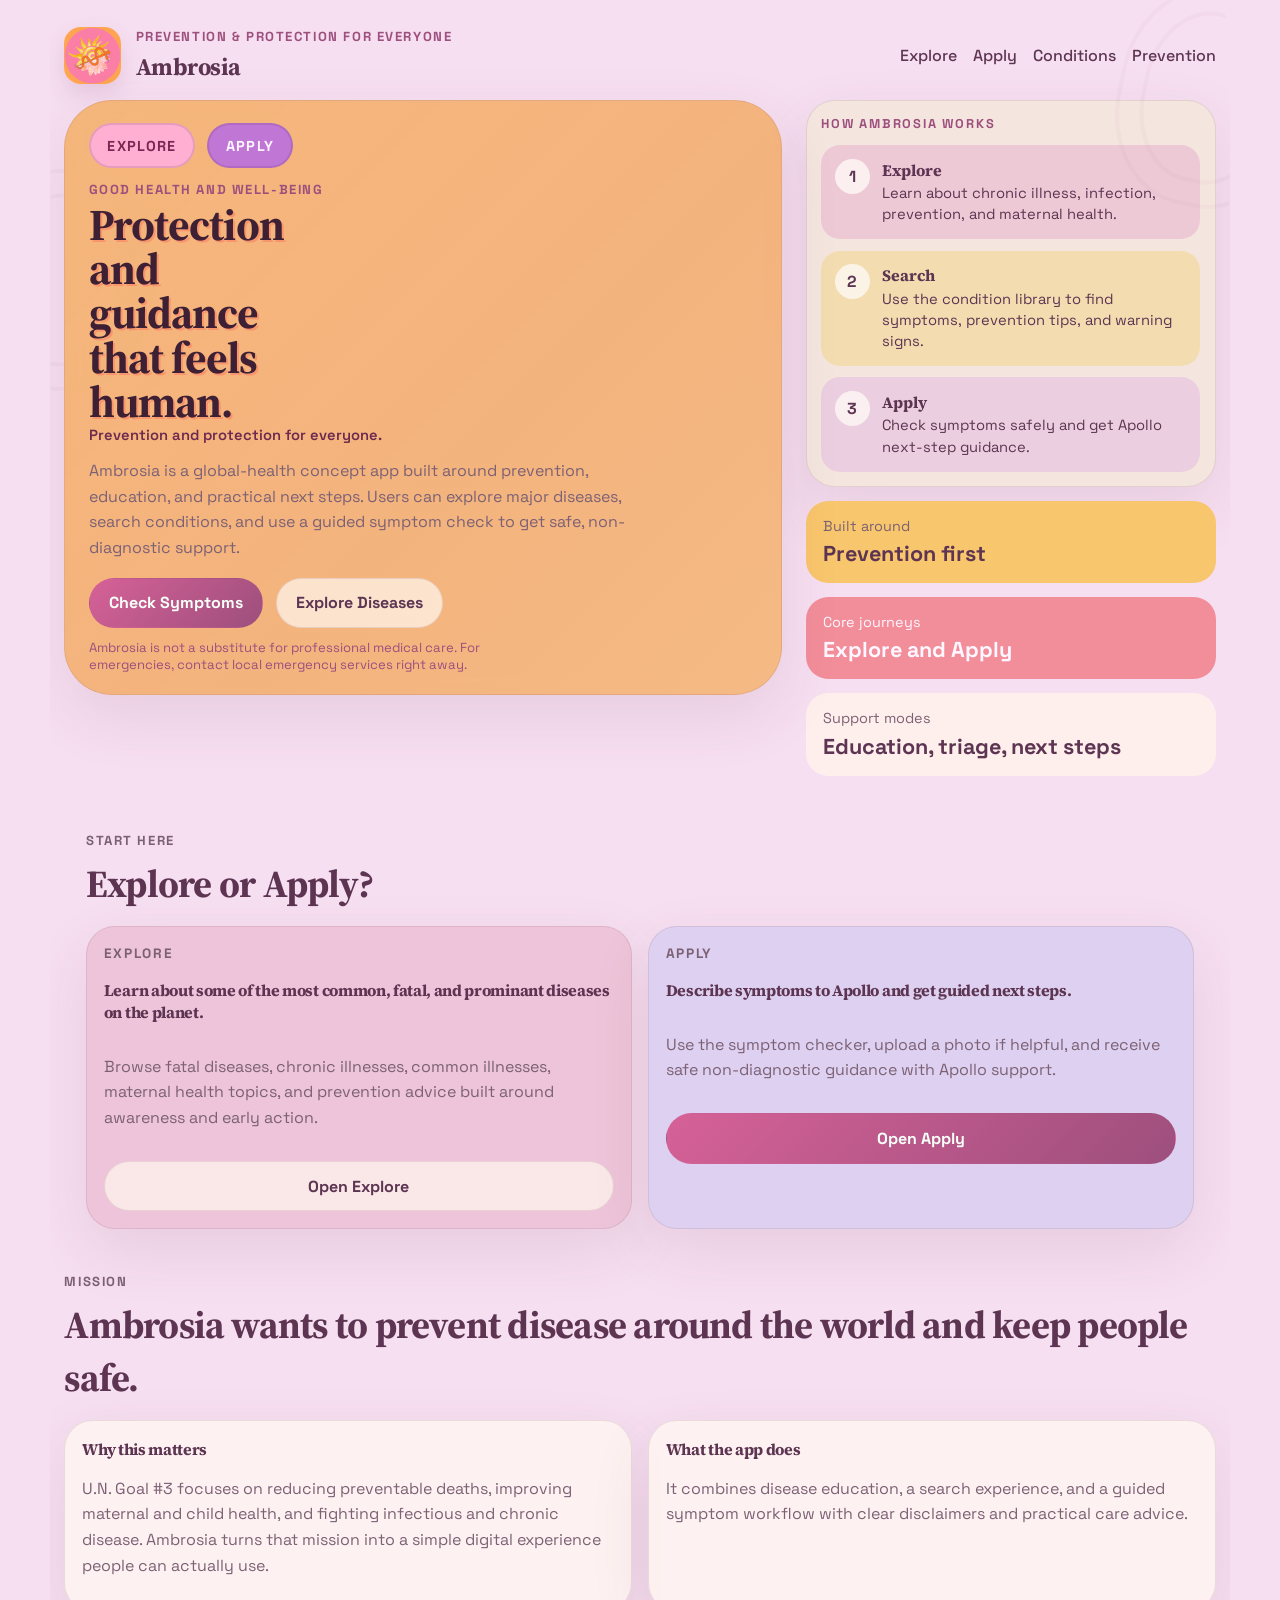
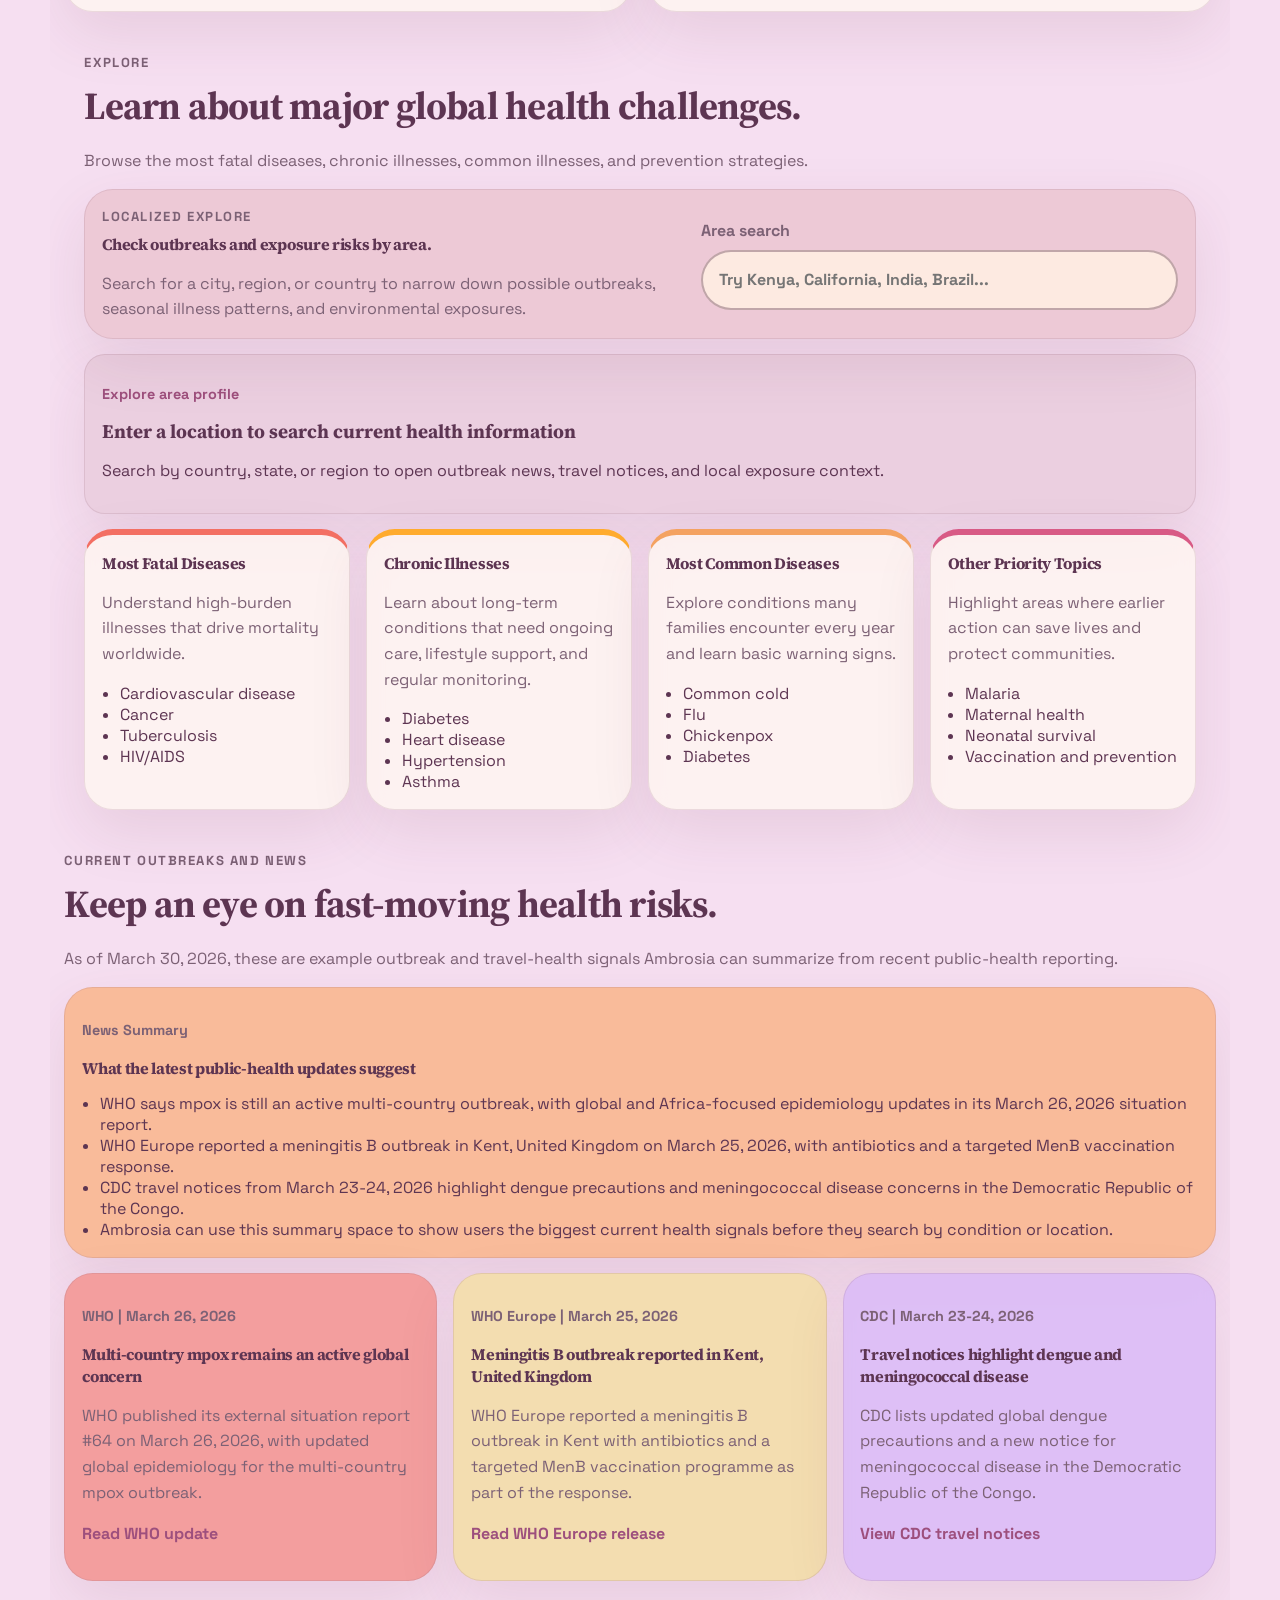
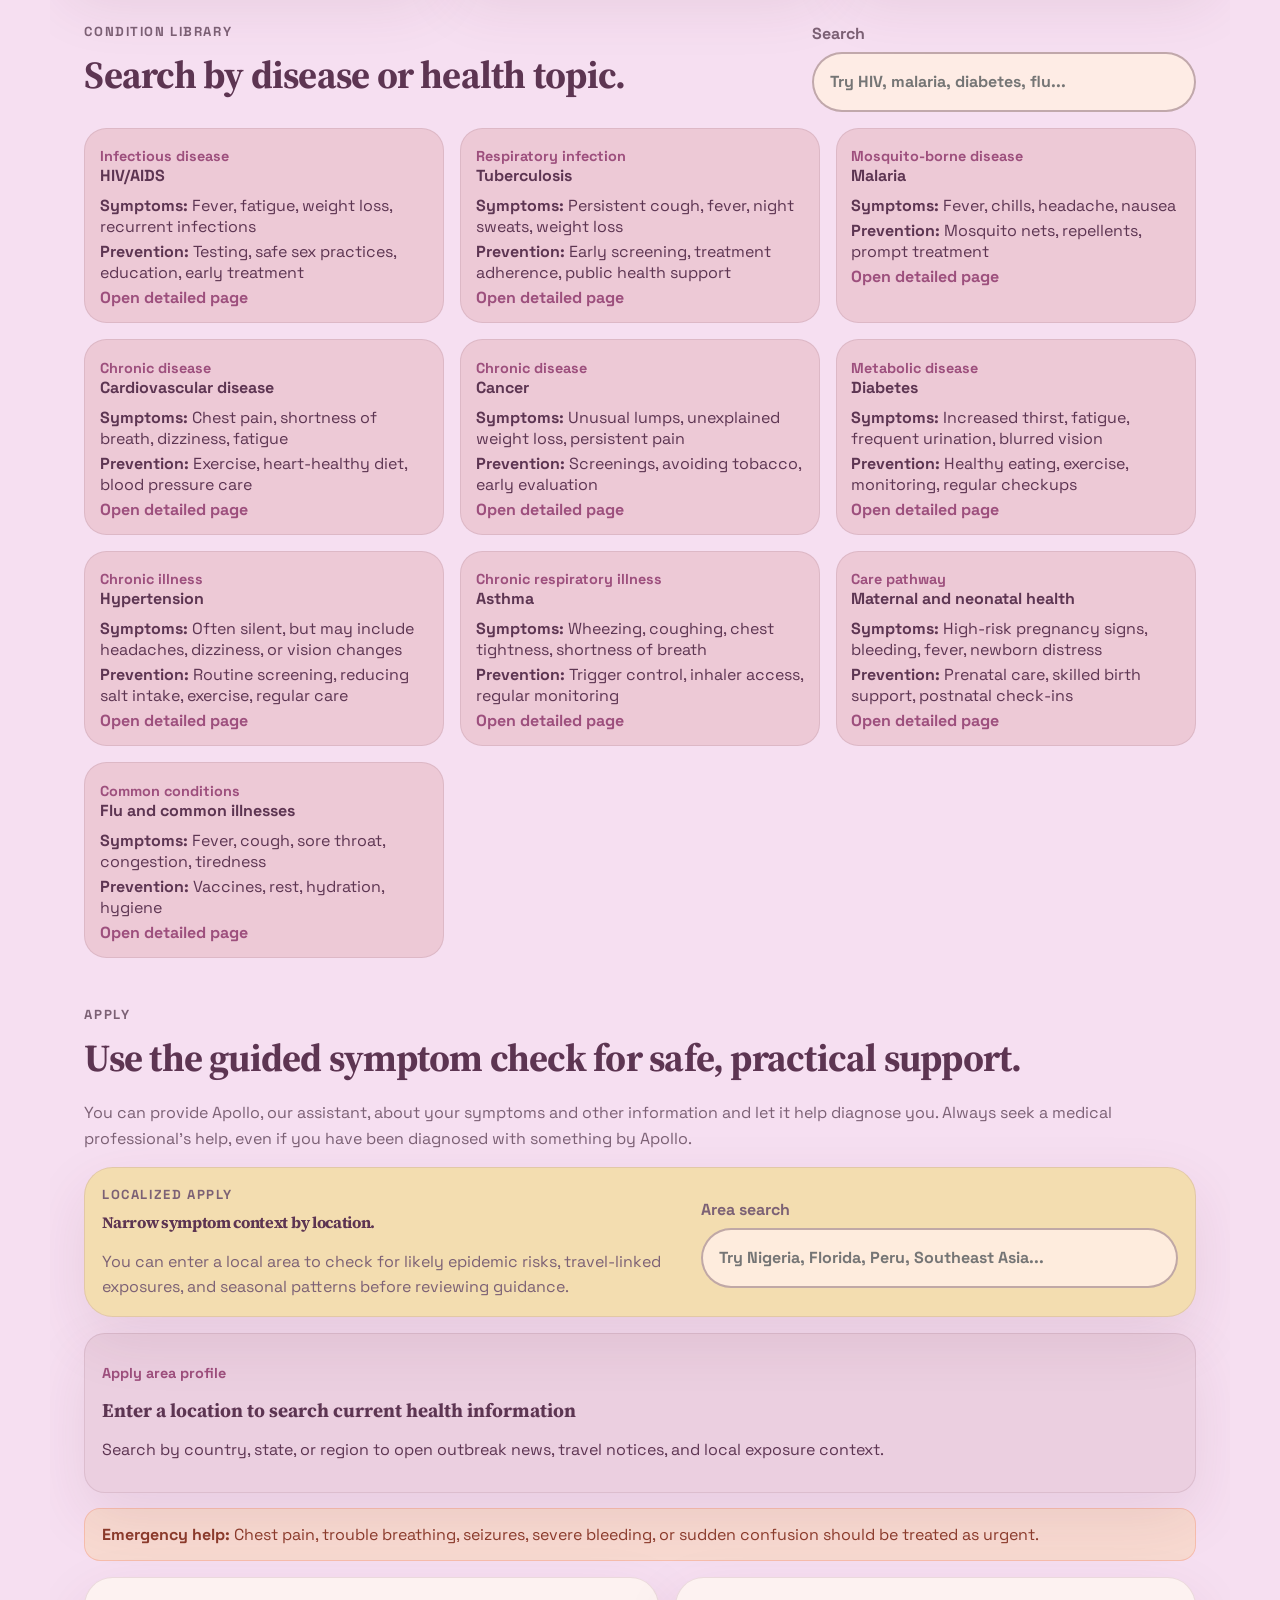
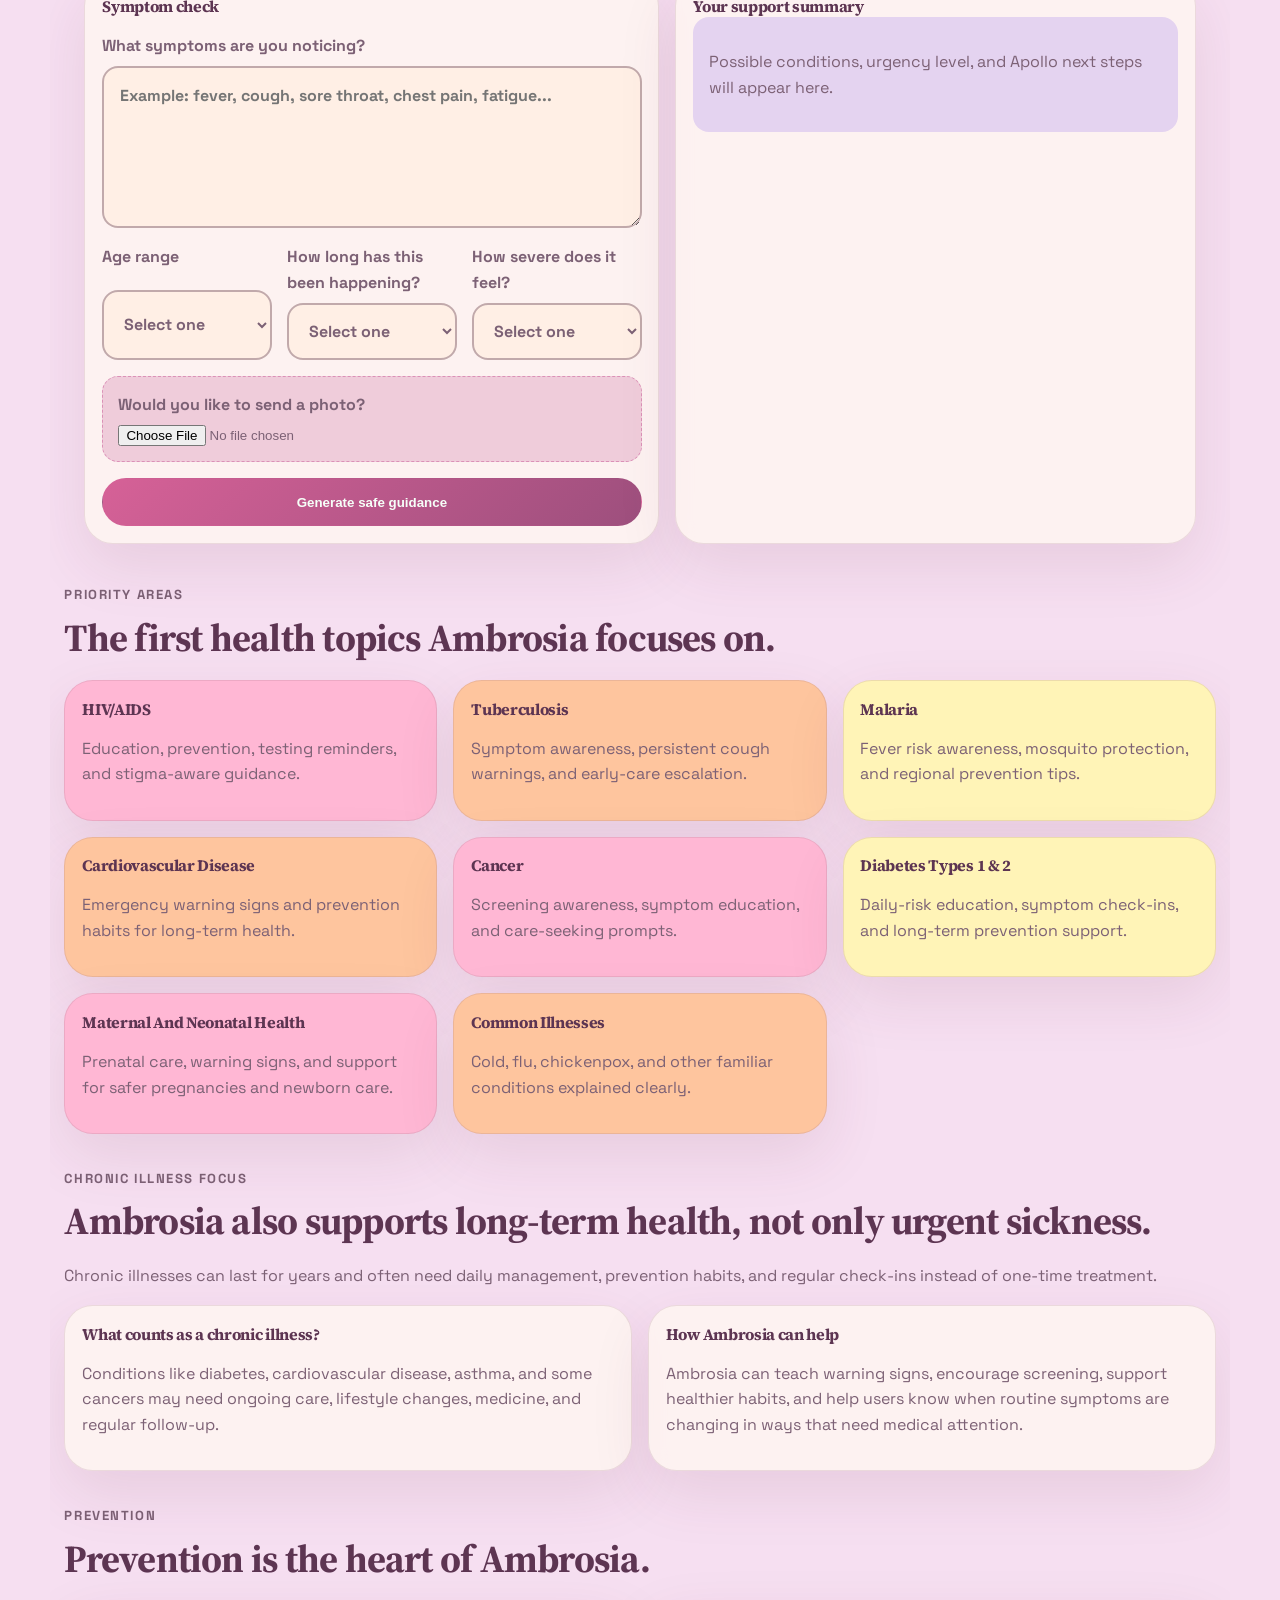
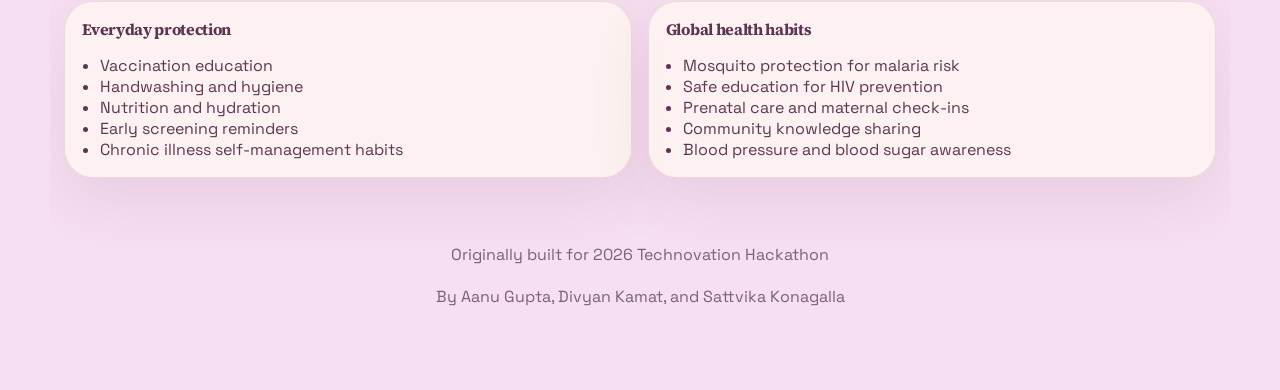
<file: index.html>
<!DOCTYPE html>
<html lang="en">
  <head>
    <meta charset="UTF-8" />
    <meta name="viewport" content="width=device-width, initial-scale=1.0" />
    <title>Ambrosia | Global Health for Good</title>
    <link rel="preconnect" href="https://fonts.googleapis.com" />
    <link rel="preconnect" href="https://fonts.gstatic.com" crossorigin />
    <link
      href="https://fonts.googleapis.com/css2?family=Space+Grotesk:wght@400;500;700&family=Source+Serif+4:wght@400;600&display=swap"
      rel="stylesheet"
    />
    <link rel="stylesheet" href="styles.css" />
  </head>
  <body>
    <div class="page-shell">
      <div class="page-doodle page-doodle-left" aria-hidden="true"></div>
      <div class="page-doodle page-doodle-right" aria-hidden="true"></div>
      <header class="hero">
        <nav class="topbar">
          <div class="brand">
            <img class="brand-mark" src="ambrosia-mark.png" alt="Ambrosia mark" />
            <div>
              <p class="eyebrow">Prevention & Protection for Everyone</p>
              <h1>Ambrosia</h1>
            </div>
          </div>
          <div class="nav-links">
            <a href="#explore">Explore</a>
            <a href="#apply">Apply</a>
            <a href="#conditions">Conditions</a>
            <a href="#prevention">Prevention</a>
          </div>
        </nav>

        <section class="hero-grid">
          <div class="hero-copy">
            <div class="hero-top-links">
              <a class="quick-link quick-link-explore" href="#explore">EXPLORE</a>
              <a class="quick-link quick-link-apply" href="#apply">APPLY</a>
            </div>
            <div class="hero-copy-block">
              <p class="eyebrow">Good Health And Well-Being</p>
              <h2>Protection and guidance that feels human.</h2>
              <p class="hero-tagline">Prevention and protection for everyone.</p>
              <p class="hero-text">
                Ambrosia is a global-health concept app built around
                prevention, education, and practical next steps. Users can
                explore major diseases, search conditions, and use a guided
                symptom check to get safe, non-diagnostic support.
              </p>
              <div class="hero-actions">
                <a class="button button-primary" href="#apply">Check Symptoms</a>
                <a class="button button-secondary" href="#explore">Explore Diseases</a>
              </div>
              <p class="disclaimer">
                Ambrosia is not a substitute for professional medical care. For
                emergencies, contact local emergency services right away.
              </p>
            </div>
          </div>

          <aside class="hero-panel">
            <div class="guide-card">
              <p class="guide-eyebrow">How Ambrosia works</p>
              <div class="guide-steps">
                <div class="guide-step guide-step-coral">
                  <span>1</span>
                  <div>
                    <strong>Explore</strong>
                    <p>Learn about chronic illness, infection, prevention, and maternal health.</p>
                  </div>
                </div>
                <div class="guide-step guide-step-gold">
                  <span>2</span>
                  <div>
                    <strong>Search</strong>
                    <p>Use the condition library to find symptoms, prevention tips, and warning signs.</p>
                  </div>
                </div>
                <div class="guide-step guide-step-berry">
                  <span>3</span>
                  <div>
                    <strong>Apply</strong>
                    <p>Check symptoms safely and get Apollo next-step guidance.</p>
                  </div>
                </div>
              </div>
            </div>
            <div class="stat-card stat-card-gold">
              <p class="stat-label">Built around</p>
              <p class="stat-value">Prevention first</p>
            </div>
            <div class="stat-card stat-card-berry">
              <p class="stat-label">Core journeys</p>
              <p class="stat-value">Explore and Apply</p>
            </div>
            <div class="stat-card">
              <p class="stat-label">Support modes</p>
              <p class="stat-value">Education, triage, next steps</p>
            </div>
          </aside>
        </section>
      </header>

      <main>
        <section class="section pathway-section">
          <div class="section-heading">
            <p class="eyebrow">Start Here</p>
            <h3>Explore or Apply?</h3>
          </div>
          <div class="pathway-grid">
            <article class="panel pathway-card">
              <p class="pathway-tag">Explore</p>
              <h4>Learn about some of the most common, fatal, and prominant diseases on the planet.</h4>
              <p>
                Browse fatal diseases, chronic illnesses, common illnesses,
                maternal health topics, and prevention advice built around
                awareness and early action.
              </p>
              <a class="button button-secondary" href="#explore">Open Explore</a>
            </article>
            <article class="panel pathway-card">
              <p class="pathway-tag">Apply</p>
              <h4>Describe symptoms to Apollo and get guided next steps.</h4>
              <p>
                Use the symptom checker, upload a photo if helpful, and receive
                safe non-diagnostic guidance with Apollo support.
              </p>
              <a class="button button-primary" href="#apply">Open Apply</a>
            </article>
          </div>
        </section>

        <section class="section mission">
          <div class="section-heading">
            <p class="eyebrow">Mission</p>
            <h3>Ambrosia wants to prevent disease around the world and keep people safe.</h3>
          </div>
          <div class="mission-grid">
            <article class="panel">
              <h4>Why this matters</h4>
              <p>
                U.N. Goal #3 focuses on reducing preventable deaths, improving
                maternal and child health, and fighting infectious and chronic
                disease. Ambrosia turns that mission into a simple digital
                experience people can actually use.
              </p>
            </article>
            <article class="panel">
              <h4>What the app does</h4>
              <p>
                It combines disease education, a search experience, and a
                guided symptom workflow with clear disclaimers and
                practical care advice.
              </p>
            </article>
          </div>
        </section>

        <section id="explore" class="section">
          <div class="section-heading">
            <p class="eyebrow">Explore</p>
            <h3>Learn about major global health challenges.</h3>
            <p>
              Browse the most fatal diseases, chronic illnesses, common
              illnesses, and prevention strategies.
            </p>
          </div>

          <div class="panel location-panel">
            <div class="location-panel-copy">
              <p class="eyebrow">Localized Explore</p>
              <h4>Check outbreaks and exposure risks by area.</h4>
              <p>
                Search for a city, region, or country to narrow down possible
                outbreaks, seasonal illness patterns, and environmental exposures.
              </p>
            </div>
            <label class="search-box location-search" for="explore-location">
              <span>Area search</span>
              <input
                id="explore-location"
                type="search"
                placeholder="Try Kenya, California, India, Brazil..."
              />
            </label>
          </div>
          <div id="explore-location-results" class="location-results" aria-live="polite"></div>

          <div class="explore-categories">
            <article class="category-card accent-coral">
              <h4>Most Fatal Diseases</h4>
              <p>
                Understand high-burden illnesses that drive mortality worldwide.
              </p>
              <ul>
                <li>Cardiovascular disease</li>
                <li>Cancer</li>
                <li>Tuberculosis</li>
                <li>HIV/AIDS</li>
              </ul>
            </article>
            <article class="category-card accent-gold">
              <h4>Chronic Illnesses</h4>
              <p>
                Learn about long-term conditions that need ongoing care,
                lifestyle support, and regular monitoring.
              </p>
              <ul>
                <li>Diabetes</li>
                <li>Heart disease</li>
                <li>Hypertension</li>
                <li>Asthma</li>
              </ul>
            </article>
            <article class="category-card accent-apricot">
              <h4>Most Common Diseases</h4>
              <p>
                Explore conditions many families encounter every year and learn
                basic warning signs.
              </p>
              <ul>
                <li>Common cold</li>
                <li>Flu</li>
                <li>Chickenpox</li>
                <li>Diabetes</li>
              </ul>
            </article>
            <article class="category-card accent-rose">
              <h4>Other Priority Topics</h4>
              <p>
                Highlight areas where earlier action can save lives and protect
                communities.
              </p>
              <ul>
                <li>Malaria</li>
                <li>Maternal health</li>
                <li>Neonatal survival</li>
                <li>Vaccination and prevention</li>
              </ul>
            </article>
          </div>
        </section>

        <section class="section outbreak-section">
          <div class="section-heading">
            <p class="eyebrow">Current Outbreaks And News</p>
            <h3>Keep an eye on fast-moving health risks.</h3>
            <p>
              As of March 30, 2026, these are example outbreak and travel-health
              signals Ambrosia can summarize from recent public-health reporting.
            </p>
          </div>
          <article class="panel news-summary-card">
            <p class="condition-meta">News Summary</p>
            <h4>What the latest public-health updates suggest</h4>
            <ul class="clean-list">
              <li>WHO says mpox is still an active multi-country outbreak, with global and Africa-focused epidemiology updates in its March 26, 2026 situation report.</li>
              <li>WHO Europe reported a meningitis B outbreak in Kent, United Kingdom on March 25, 2026, with antibiotics and a targeted MenB vaccination response.</li>
              <li>CDC travel notices from March 23-24, 2026 highlight dengue precautions and meningococcal disease concerns in the Democratic Republic of the Congo.</li>
              <li>Ambrosia can use this summary space to show users the biggest current health signals before they search by condition or location.</li>
            </ul>
          </article>
          <div class="outbreak-grid">
            <article class="panel outbreak-card outbreak-card-coral">
              <p class="condition-meta">WHO | March 26, 2026</p>
              <h4>Multi-country mpox remains an active global concern</h4>
              <p>
                WHO published its external situation report #64 on March 26,
                2026, with updated global epidemiology for the multi-country mpox outbreak.
              </p>
              <p><a class="inline-link" href="https://www.who.int/publications/m/item/multi-country-outbreak-of-mpox--external-situation-report--64---26-march-2026">Read WHO update</a></p>
            </article>
            <article class="panel outbreak-card outbreak-card-gold">
              <p class="condition-meta">WHO Europe | March 25, 2026</p>
              <h4>Meningitis B outbreak reported in Kent, United Kingdom</h4>
              <p>
                WHO Europe reported a meningitis B outbreak in Kent with antibiotics
                and a targeted MenB vaccination programme as part of the response.
              </p>
              <p><a class="inline-link" href="https://www.who.int/europe/news/item/25-03-2026-meningitis-b-outbreak-in-the-united-kingdom">Read WHO Europe release</a></p>
            </article>
            <article class="panel outbreak-card outbreak-card-berry">
              <p class="condition-meta">CDC | March 23-24, 2026</p>
              <h4>Travel notices highlight dengue and meningococcal disease</h4>
              <p>
                CDC lists updated global dengue precautions and a new notice for
                meningococcal disease in the Democratic Republic of the Congo.
              </p>
              <p><a class="inline-link" href="https://wwwnc.cdc.gov/travel/">View CDC travel notices</a></p>
            </article>
          </div>
        </section>

        <section id="conditions" class="section search-feature">
          <div class="section-heading split">
            <div>
              <p class="eyebrow">Condition Library</p>
              <h3>Search by disease or health topic.</h3>
            </div>
            <label class="search-box" for="condition-search">
              <span>Search</span>
              <input
                id="condition-search"
                type="search"
                placeholder="Try HIV, malaria, diabetes, flu..."
              />
            </label>
          </div>

          <div id="condition-results" class="condition-grid" aria-live="polite"></div>
        </section>

        <section id="apply" class="section apply-section">
          <div class="section-heading">
            <p class="eyebrow">Apply</p>
            <h3>Use the guided symptom check for safe, practical support.</h3>
            <p>
              You can provide Apollo, our assistant, about your symptoms and other information and let it help diagnose you. Always seek a medical professional's help, even if you have been diagnosed with something by Apollo.
            </p>
          </div>

          <div class="panel location-panel apply-location-panel">
            <div class="location-panel-copy">
              <p class="eyebrow">Localized Apply</p>
              <h4>Narrow symptom context by location.</h4>
              <p>
                You can enter a local area to check for likely epidemic risks,
                travel-linked exposures, and seasonal patterns before reviewing guidance.
              </p>
            </div>
            <label class="search-box location-search" for="apply-location">
              <span>Area search</span>
              <input
                id="apply-location"
                type="search"
                placeholder="Try Nigeria, Florida, Peru, Southeast Asia..."
              />
            </label>
          </div>
          <div id="apply-location-results" class="location-results" aria-live="polite"></div>

          <div class="emergency-note">
            <strong>Emergency help:</strong> Chest pain, trouble breathing, seizures,
            severe bleeding, or sudden confusion should be treated as urgent.
          </div>

          <div class="apply-grid">
            <form id="symptom-form" class="panel form-panel">
              <h4>Symptom check</h4>
              <label>
                What symptoms are you noticing?
                <textarea
                  id="symptoms"
                  rows="5"
                  placeholder="Example: fever, cough, sore throat, chest pain, fatigue..."
                  required
                ></textarea>
              </label>

              <div class="form-row form-row-three">
                <label>
                  Age range
                  <select id="age-range" required>
                    <option value="">Select one</option>
                    <option value="infant">0-4 years</option>
                    <option value="child">5-12 years</option>
                    <option value="teen">13-17 years</option>
                    <option value="adult">18-64 years</option>
                    <option value="older-adult">65+ years</option>
                  </select>
                </label>
                <label>
                  How long has this been happening?
                  <select id="duration" required>
                    <option value="">Select one</option>
                    <option value="hours">A few hours</option>
                    <option value="days">A few days</option>
                    <option value="weeks">More than a week</option>
                    <option value="long-term">Long-term or recurring</option>
                  </select>
                </label>
                <label>
                  How severe does it feel?
                  <select id="severity" required>
                    <option value="">Select one</option>
                    <option value="mild">Mild</option>
                    <option value="moderate">Moderate</option>
                    <option value="severe">Severe</option>
                  </select>
                </label>
              </div>

              <label class="upload-box">
                Would you like to send a photo?
                <input id="photo-upload" type="file" accept="image/*" />
              </label>
              <div id="photo-preview" class="photo-preview" hidden>
                <img id="preview-image" alt="Uploaded symptom preview" />
              </div>

              <button class="button button-primary wide" type="submit">
                Generate safe guidance
              </button>
            </form>

            <div class="panel results-panel">
              <h4>Your support summary</h4>
              <div id="summary-state" class="placeholder">
                <p>Possible conditions, urgency level, and Apollo next steps will appear here.</p>
              </div>
              <div id="summary-output" hidden>
                <div class="urgency-banner" id="urgency-banner"></div>
                <div class="result-block">
                  <h5>Possible causes</h5>
                  <ul id="possible-causes"></ul>
                </div>
                <div class="result-block">
                  <h5>Apollo says</h5>
                  <p id="apollo-guidance"></p>
                </div>
                <div class="result-block">
                  <h5>Important note</h5>
                  <p>
                    This tool does not diagnose disease. Please contact a medical
                    professional if symptoms are worsening, unusual, or urgent.
                  </p>
                </div>
              </div>
            </div>
          </div>
        </section>

        <section class="section">
          <div class="section-heading">
            <p class="eyebrow">Priority Areas</p>
            <h3>The first health topics Ambrosia focuses on.</h3>
          </div>
          <div class="priority-grid">
            <a class="priority-card priority-link" href="conditions/hiv-aids.html">
              <h4>HIV/AIDS</h4>
              <p>Education, prevention, testing reminders, and stigma-aware guidance.</p>
            </a>
            <a class="priority-card priority-link" href="conditions/tuberculosis.html">
              <h4>Tuberculosis</h4>
              <p>Symptom awareness, persistent cough warnings, and early-care escalation.</p>
            </a>
            <a class="priority-card priority-link" href="conditions/malaria.html">
              <h4>Malaria</h4>
              <p>Fever risk awareness, mosquito protection, and regional prevention tips.</p>
            </a>
            <a class="priority-card priority-link" href="conditions/cardiovascular-disease.html">
              <h4>Cardiovascular Disease</h4>
              <p>Emergency warning signs and prevention habits for long-term health.</p>
            </a>
            <a class="priority-card priority-link" href="conditions/cancer.html">
              <h4>Cancer</h4>
              <p>Screening awareness, symptom education, and care-seeking prompts.</p>
            </a>
            <a class="priority-card priority-link" href="conditions/diabetes.html">
              <h4>Diabetes Types 1 & 2</h4>
              <p>Daily-risk education, symptom check-ins, and long-term prevention support.</p>
            </a>
            <a class="priority-card priority-link" href="conditions/maternal-neonatal-health.html">
              <h4>Maternal And Neonatal Health</h4>
              <p>Prenatal care, warning signs, and support for safer pregnancies and newborn care.</p>
            </a>
            <a class="priority-card priority-link" href="conditions/common-illnesses.html">
              <h4>Common Illnesses</h4>
              <p>Cold, flu, chickenpox, and other familiar conditions explained clearly.</p>
            </a>
          </div>
        </section>

        <section class="section">
          <div class="section-heading">
            <p class="eyebrow">Chronic Illness Focus</p>
            <h3>Ambrosia also supports long-term health, not only urgent sickness.</h3>
            <p>
              Chronic illnesses can last for years and often need daily
              management, prevention habits, and regular check-ins instead of
              one-time treatment.
            </p>
          </div>
          <div class="mission-grid">
            <article class="panel">
              <h4>What counts as a chronic illness?</h4>
              <p>
                Conditions like diabetes, cardiovascular disease, asthma, and
                some cancers may need ongoing care, lifestyle changes, medicine,
                and regular follow-up.
              </p>
            </article>
            <article class="panel">
              <h4>How Ambrosia can help</h4>
              <p>
                Ambrosia can teach warning signs, encourage screening,
                support healthier habits, and help users know when routine
                symptoms are changing in ways that need medical attention.
              </p>
            </article>
          </div>
        </section>

        <section id="prevention" class="section prevention-section">
          <div class="section-heading">
            <p class="eyebrow">Prevention</p>
            <h3>Prevention is the heart of Ambrosia.</h3>
          </div>
          <div class="prevention-grid">
            <article class="panel">
              <h4>Everyday protection</h4>
              <ul class="clean-list">
                <li>Vaccination education</li>
                <li>Handwashing and hygiene</li>
                <li>Nutrition and hydration</li>
                <li>Early screening reminders</li>
                <li>Chronic illness self-management habits</li>
              </ul>
            </article>
            <article class="panel">
              <h4>Global health habits</h4>
              <ul class="clean-list">
                <li>Mosquito protection for malaria risk</li>
                <li>Safe education for HIV prevention</li>
                <li>Prenatal care and maternal check-ins</li>
                <li>Community knowledge sharing</li>
                <li>Blood pressure and blood sugar awareness</li>
              </ul>
            </article>
          </div>
        </section>
      </main>

      <footer class="footer">
        <p>Originally built for 2026 Technovation Hackathon</p>
        <p>By Aanu Gupta, Divyan Kamat, and Sattvika Konagalla</p>
      </footer>
    </div>

    <script src="script.js"></script>
  </body>
</html>
</file>
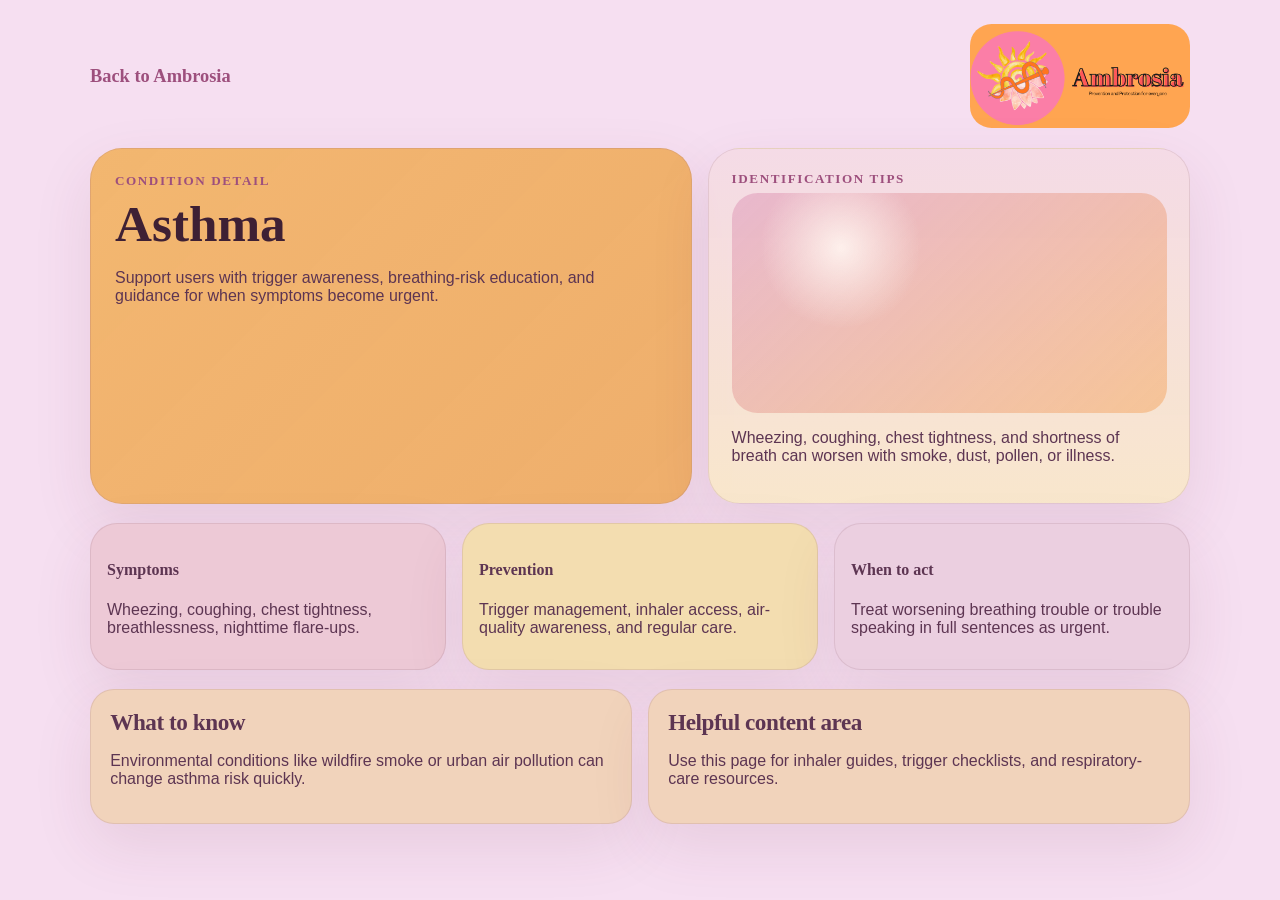
<file: asthma.html>
<!DOCTYPE html>
<html lang="en">
  <head><meta charset="UTF-8" /><meta name="viewport" content="width=device-width, initial-scale=1.0" /><title>Ambrosia | Asthma</title><link rel="stylesheet" href="../styles.css" /></head>
  <body><div class="detail-shell"><div class="detail-topbar"><a class="back-link" href="../index.html#conditions">Back to Ambrosia</a><img class="hero-logo" src="../ambrosia-logo.png" alt="Ambrosia logo" /></div><section class="detail-hero"><article class="detail-main"><p class="eyebrow">Condition Detail</p><h1>Asthma</h1><p>Support users with trigger awareness, breathing-risk education, and guidance for when symptoms become urgent.</p></article><aside class="detail-visual"><p class="eyebrow">Identification Tips</p><div class="detail-visual-box"></div><p>Wheezing, coughing, chest tightness, and shortness of breath can worsen with smoke, dust, pollen, or illness.</p></aside></section><section class="detail-grid"><article class="detail-card detail-card-coral"><h4>Symptoms</h4><p>Wheezing, coughing, chest tightness, breathlessness, nighttime flare-ups.</p></article><article class="detail-card detail-card-gold"><h4>Prevention</h4><p>Trigger management, inhaler access, air-quality awareness, and regular care.</p></article><article class="detail-card detail-card-berry"><h4>When to act</h4><p>Treat worsening breathing trouble or trouble speaking in full sentences as urgent.</p></article></section><section class="detail-article-grid"><article class="article-card"><h4>What to know</h4><p>Environmental conditions like wildfire smoke or urban air pollution can change asthma risk quickly.</p></article><article class="article-card"><h4>Helpful content area</h4><p>Use this page for inhaler guides, trigger checklists, and respiratory-care resources.</p></article></section></div></body>
</html>
</file>
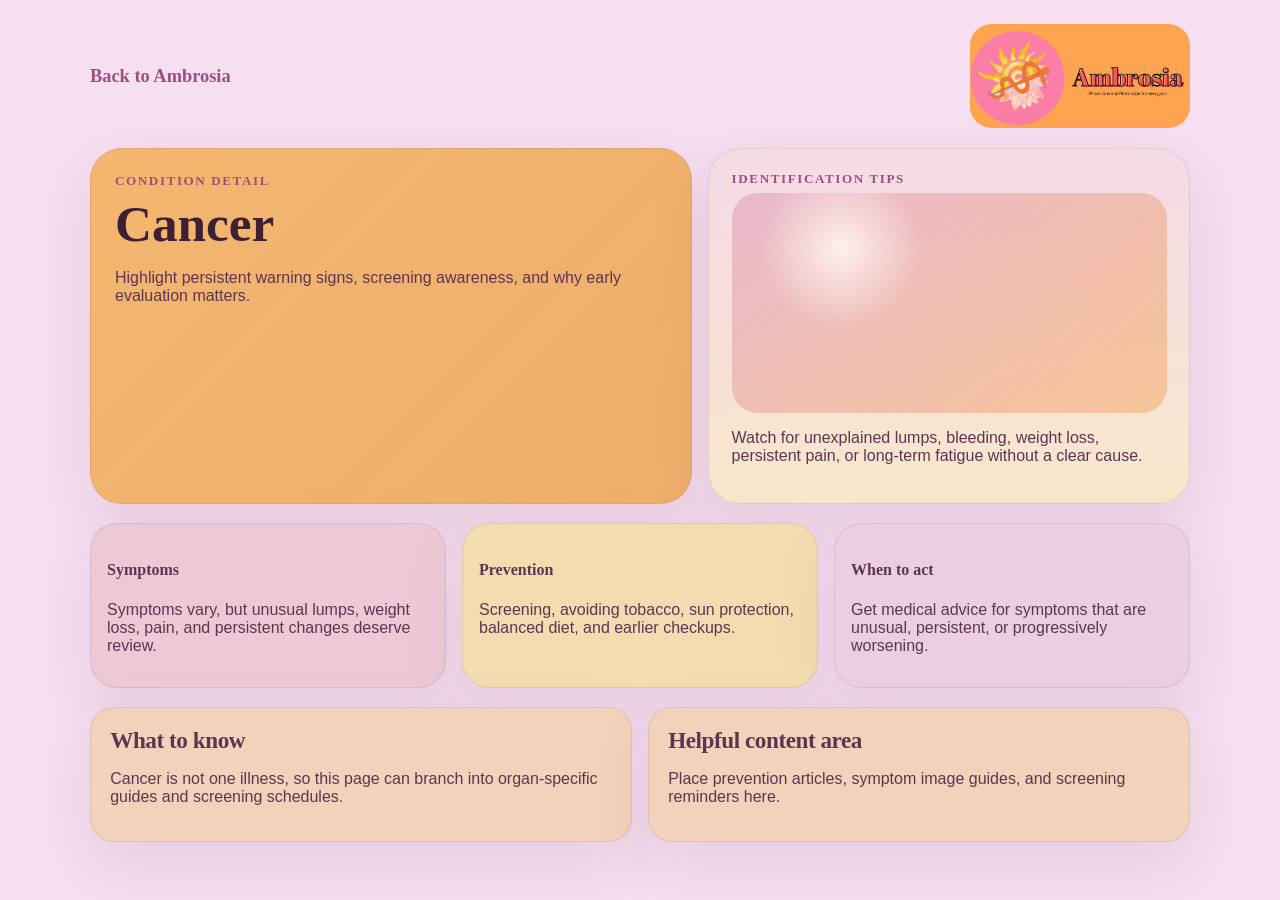
<file: cancer.html>
<!DOCTYPE html>
<html lang="en">
  <head><meta charset="UTF-8" /><meta name="viewport" content="width=device-width, initial-scale=1.0" /><title>Ambrosia | Cancer</title><link rel="stylesheet" href="../styles.css" /></head>
  <body><div class="detail-shell"><div class="detail-topbar"><a class="back-link" href="../index.html#conditions">Back to Ambrosia</a><img class="hero-logo" src="../ambrosia-logo.png" alt="Ambrosia logo" /></div><section class="detail-hero"><article class="detail-main"><p class="eyebrow">Condition Detail</p><h1>Cancer</h1><p>Highlight persistent warning signs, screening awareness, and why early evaluation matters.</p></article><aside class="detail-visual"><p class="eyebrow">Identification Tips</p><div class="detail-visual-box"></div><p>Watch for unexplained lumps, bleeding, weight loss, persistent pain, or long-term fatigue without a clear cause.</p></aside></section><section class="detail-grid"><article class="detail-card detail-card-coral"><h4>Symptoms</h4><p>Symptoms vary, but unusual lumps, weight loss, pain, and persistent changes deserve review.</p></article><article class="detail-card detail-card-gold"><h4>Prevention</h4><p>Screening, avoiding tobacco, sun protection, balanced diet, and earlier checkups.</p></article><article class="detail-card detail-card-berry"><h4>When to act</h4><p>Get medical advice for symptoms that are unusual, persistent, or progressively worsening.</p></article></section><section class="detail-article-grid"><article class="article-card"><h4>What to know</h4><p>Cancer is not one illness, so this page can branch into organ-specific guides and screening schedules.</p></article><article class="article-card"><h4>Helpful content area</h4><p>Place prevention articles, symptom image guides, and screening reminders here.</p></article></section></div></body>
</html>
</file>
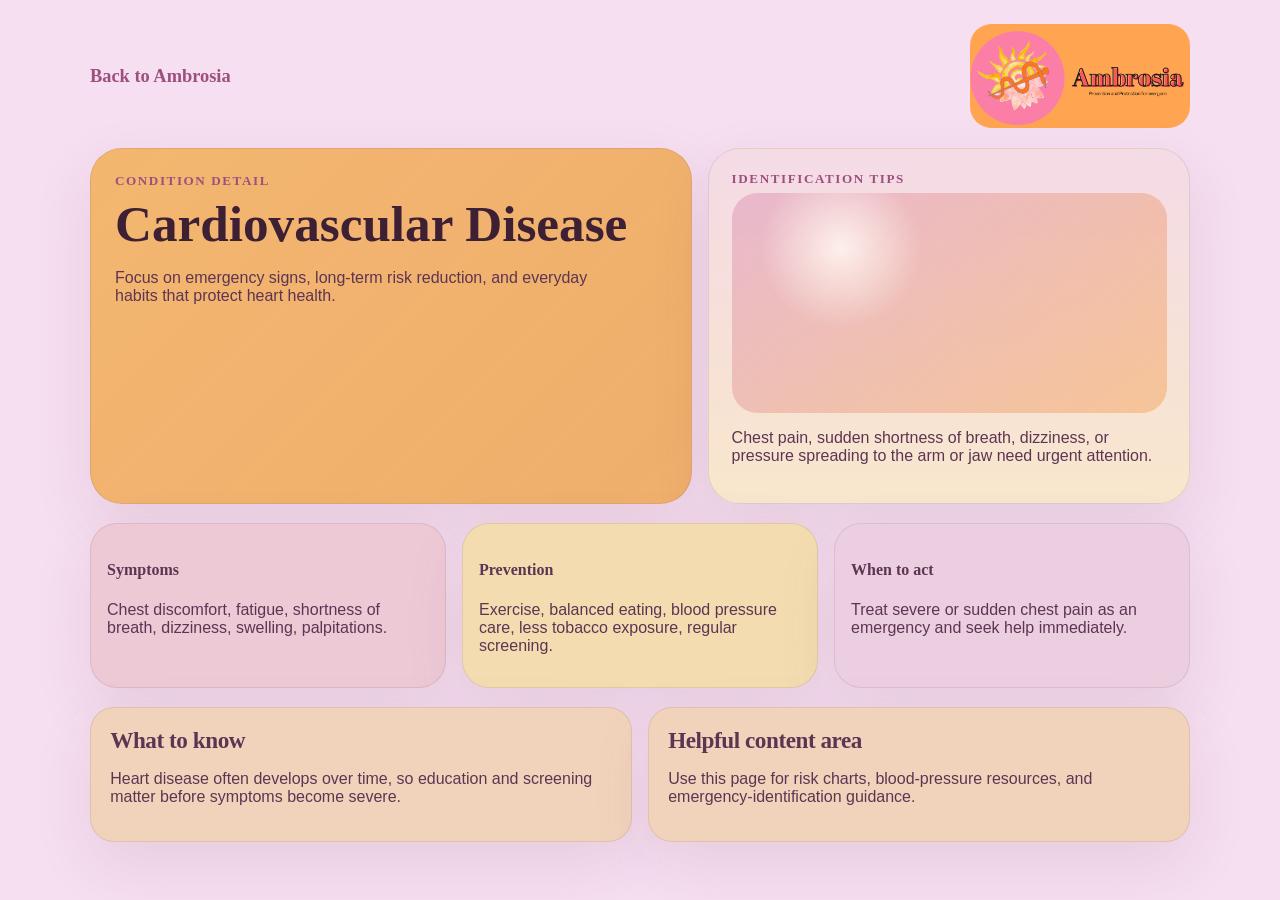
<file: cardiovascular-disease.html>
<!DOCTYPE html>
<html lang="en">
  <head><meta charset="UTF-8" /><meta name="viewport" content="width=device-width, initial-scale=1.0" /><title>Ambrosia | Cardiovascular Disease</title><link rel="stylesheet" href="../styles.css" /></head>
  <body><div class="detail-shell"><div class="detail-topbar"><a class="back-link" href="../index.html#conditions">Back to Ambrosia</a><img class="hero-logo" src="../ambrosia-logo.png" alt="Ambrosia logo" /></div><section class="detail-hero"><article class="detail-main"><p class="eyebrow">Condition Detail</p><h1>Cardiovascular Disease</h1><p>Focus on emergency signs, long-term risk reduction, and everyday habits that protect heart health.</p></article><aside class="detail-visual"><p class="eyebrow">Identification Tips</p><div class="detail-visual-box"></div><p>Chest pain, sudden shortness of breath, dizziness, or pressure spreading to the arm or jaw need urgent attention.</p></aside></section><section class="detail-grid"><article class="detail-card detail-card-coral"><h4>Symptoms</h4><p>Chest discomfort, fatigue, shortness of breath, dizziness, swelling, palpitations.</p></article><article class="detail-card detail-card-gold"><h4>Prevention</h4><p>Exercise, balanced eating, blood pressure care, less tobacco exposure, regular screening.</p></article><article class="detail-card detail-card-berry"><h4>When to act</h4><p>Treat severe or sudden chest pain as an emergency and seek help immediately.</p></article></section><section class="detail-article-grid"><article class="article-card"><h4>What to know</h4><p>Heart disease often develops over time, so education and screening matter before symptoms become severe.</p></article><article class="article-card"><h4>Helpful content area</h4><p>Use this page for risk charts, blood-pressure resources, and emergency-identification guidance.</p></article></section></div></body>
</html>
</file>
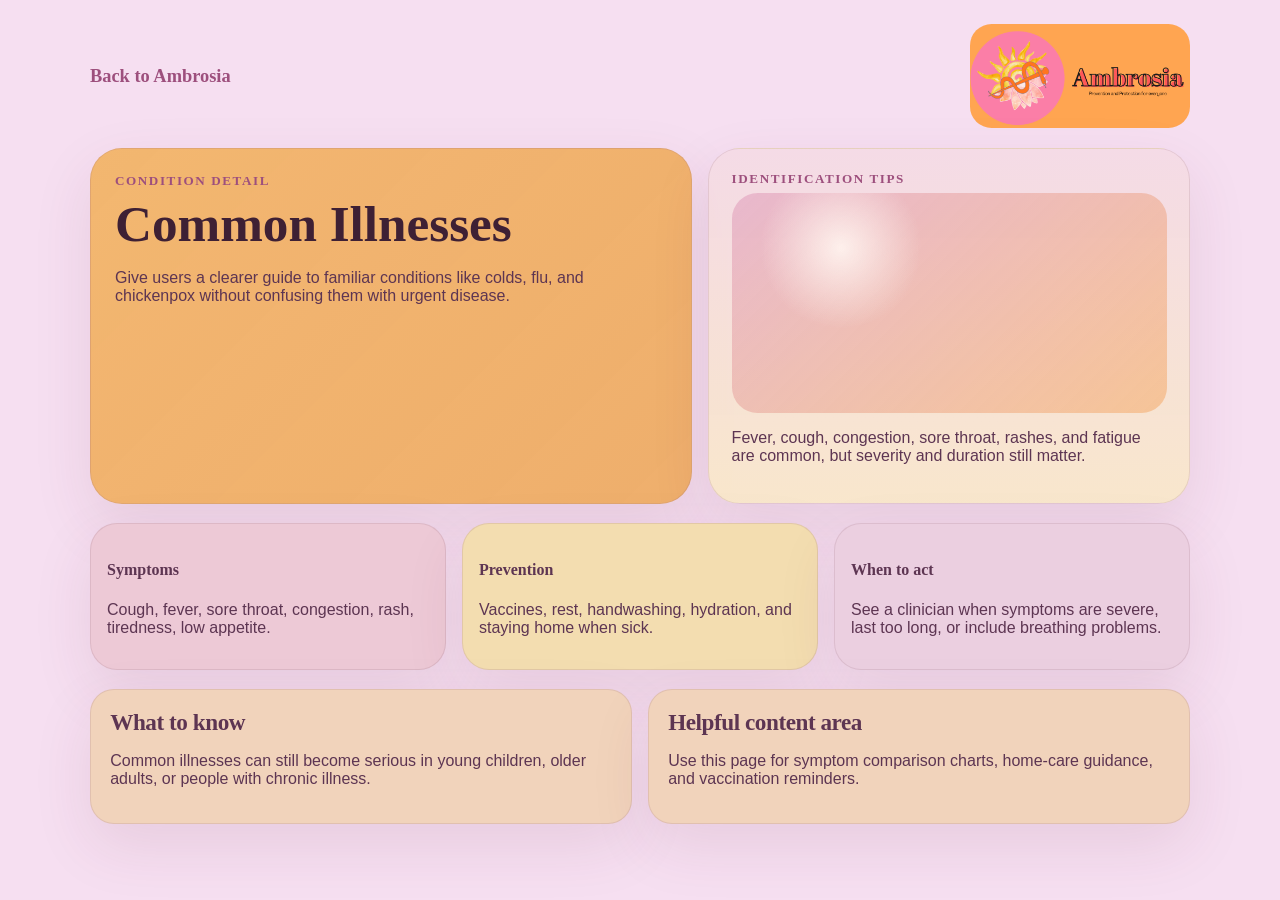
<file: common-illnesses.html>
<!DOCTYPE html>
<html lang="en">
  <head><meta charset="UTF-8" /><meta name="viewport" content="width=device-width, initial-scale=1.0" /><title>Ambrosia | Common Illnesses</title><link rel="stylesheet" href="../styles.css" /></head>
  <body><div class="detail-shell"><div class="detail-topbar"><a class="back-link" href="../index.html#conditions">Back to Ambrosia</a><img class="hero-logo" src="../ambrosia-logo.png" alt="Ambrosia logo" /></div><section class="detail-hero"><article class="detail-main"><p class="eyebrow">Condition Detail</p><h1>Common Illnesses</h1><p>Give users a clearer guide to familiar conditions like colds, flu, and chickenpox without confusing them with urgent disease.</p></article><aside class="detail-visual"><p class="eyebrow">Identification Tips</p><div class="detail-visual-box"></div><p>Fever, cough, congestion, sore throat, rashes, and fatigue are common, but severity and duration still matter.</p></aside></section><section class="detail-grid"><article class="detail-card detail-card-coral"><h4>Symptoms</h4><p>Cough, fever, sore throat, congestion, rash, tiredness, low appetite.</p></article><article class="detail-card detail-card-gold"><h4>Prevention</h4><p>Vaccines, rest, handwashing, hydration, and staying home when sick.</p></article><article class="detail-card detail-card-berry"><h4>When to act</h4><p>See a clinician when symptoms are severe, last too long, or include breathing problems.</p></article></section><section class="detail-article-grid"><article class="article-card"><h4>What to know</h4><p>Common illnesses can still become serious in young children, older adults, or people with chronic illness.</p></article><article class="article-card"><h4>Helpful content area</h4><p>Use this page for symptom comparison charts, home-care guidance, and vaccination reminders.</p></article></section></div></body>
</html>
</file>
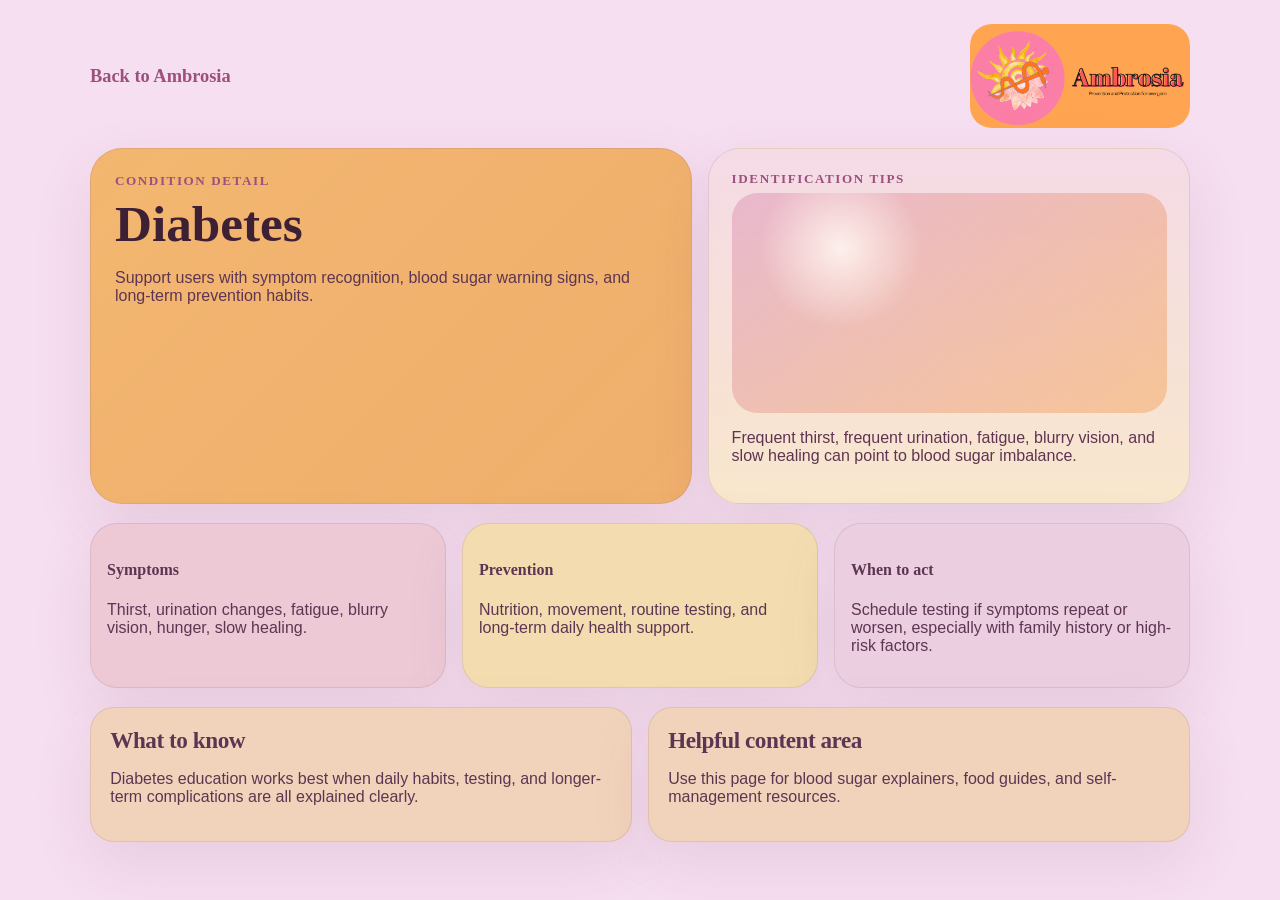
<file: diabetes.html>
<!DOCTYPE html>
<html lang="en">
  <head><meta charset="UTF-8" /><meta name="viewport" content="width=device-width, initial-scale=1.0" /><title>Ambrosia | Diabetes</title><link rel="stylesheet" href="../styles.css" /></head>
  <body><div class="detail-shell"><div class="detail-topbar"><a class="back-link" href="../index.html#conditions">Back to Ambrosia</a><img class="hero-logo" src="../ambrosia-logo.png" alt="Ambrosia logo" /></div><section class="detail-hero"><article class="detail-main"><p class="eyebrow">Condition Detail</p><h1>Diabetes</h1><p>Support users with symptom recognition, blood sugar warning signs, and long-term prevention habits.</p></article><aside class="detail-visual"><p class="eyebrow">Identification Tips</p><div class="detail-visual-box"></div><p>Frequent thirst, frequent urination, fatigue, blurry vision, and slow healing can point to blood sugar imbalance.</p></aside></section><section class="detail-grid"><article class="detail-card detail-card-coral"><h4>Symptoms</h4><p>Thirst, urination changes, fatigue, blurry vision, hunger, slow healing.</p></article><article class="detail-card detail-card-gold"><h4>Prevention</h4><p>Nutrition, movement, routine testing, and long-term daily health support.</p></article><article class="detail-card detail-card-berry"><h4>When to act</h4><p>Schedule testing if symptoms repeat or worsen, especially with family history or high-risk factors.</p></article></section><section class="detail-article-grid"><article class="article-card"><h4>What to know</h4><p>Diabetes education works best when daily habits, testing, and longer-term complications are all explained clearly.</p></article><article class="article-card"><h4>Helpful content area</h4><p>Use this page for blood sugar explainers, food guides, and self-management resources.</p></article></section></div></body>
</html>
</file>
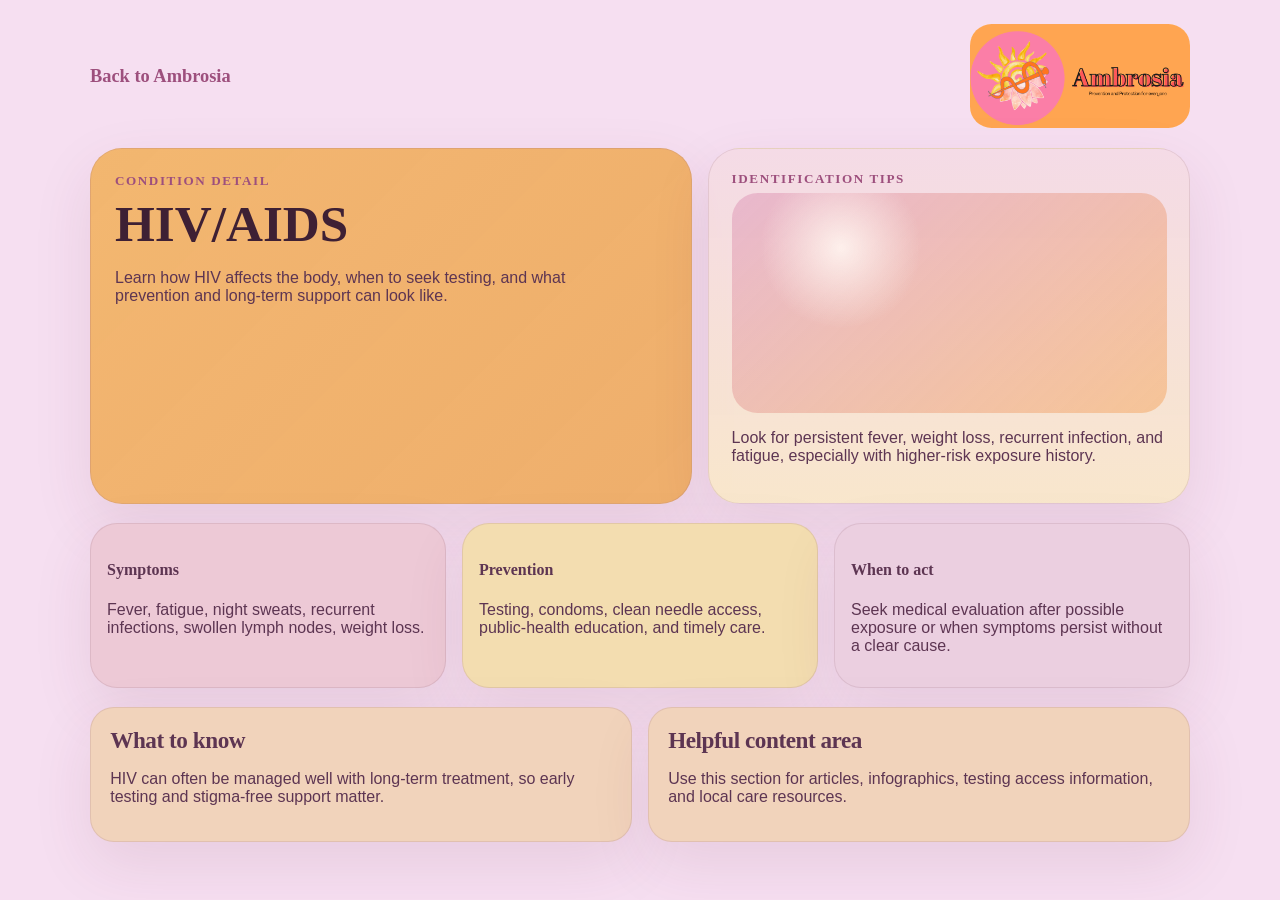
<file: hiv-aids.html>
<!DOCTYPE html>
<html lang="en">
  <head>
    <meta charset="UTF-8" />
    <meta name="viewport" content="width=device-width, initial-scale=1.0" />
    <title>Ambrosia | HIV/AIDS</title>
    <link rel="stylesheet" href="../styles.css" />
  </head>
  <body>
    <div class="detail-shell">
      <div class="detail-topbar">
        <a class="back-link" href="../index.html#conditions">Back to Ambrosia</a>
        <img class="hero-logo" src="../ambrosia-logo.png" alt="Ambrosia logo" />
      </div>
      <section class="detail-hero">
        <article class="detail-main">
          <p class="eyebrow">Condition Detail</p>
          <h1>HIV/AIDS</h1>
          <p>Learn how HIV affects the body, when to seek testing, and what prevention and long-term support can look like.</p>
        </article>
        <aside class="detail-visual">
          <p class="eyebrow">Identification Tips</p>
          <div class="detail-visual-box"></div>
          <p>Look for persistent fever, weight loss, recurrent infection, and fatigue, especially with higher-risk exposure history.</p>
        </aside>
      </section>
      <section class="detail-grid">
        <article class="detail-card detail-card-coral"><h4>Symptoms</h4><p>Fever, fatigue, night sweats, recurrent infections, swollen lymph nodes, weight loss.</p></article>
        <article class="detail-card detail-card-gold"><h4>Prevention</h4><p>Testing, condoms, clean needle access, public-health education, and timely care.</p></article>
        <article class="detail-card detail-card-berry"><h4>When to act</h4><p>Seek medical evaluation after possible exposure or when symptoms persist without a clear cause.</p></article>
      </section>
      <section class="detail-article-grid">
        <article class="article-card"><h4>What to know</h4><p>HIV can often be managed well with long-term treatment, so early testing and stigma-free support matter.</p></article>
        <article class="article-card"><h4>Helpful content area</h4><p>Use this section for articles, infographics, testing access information, and local care resources.</p></article>
      </section>
    </div>
  </body>
</html>
</file>
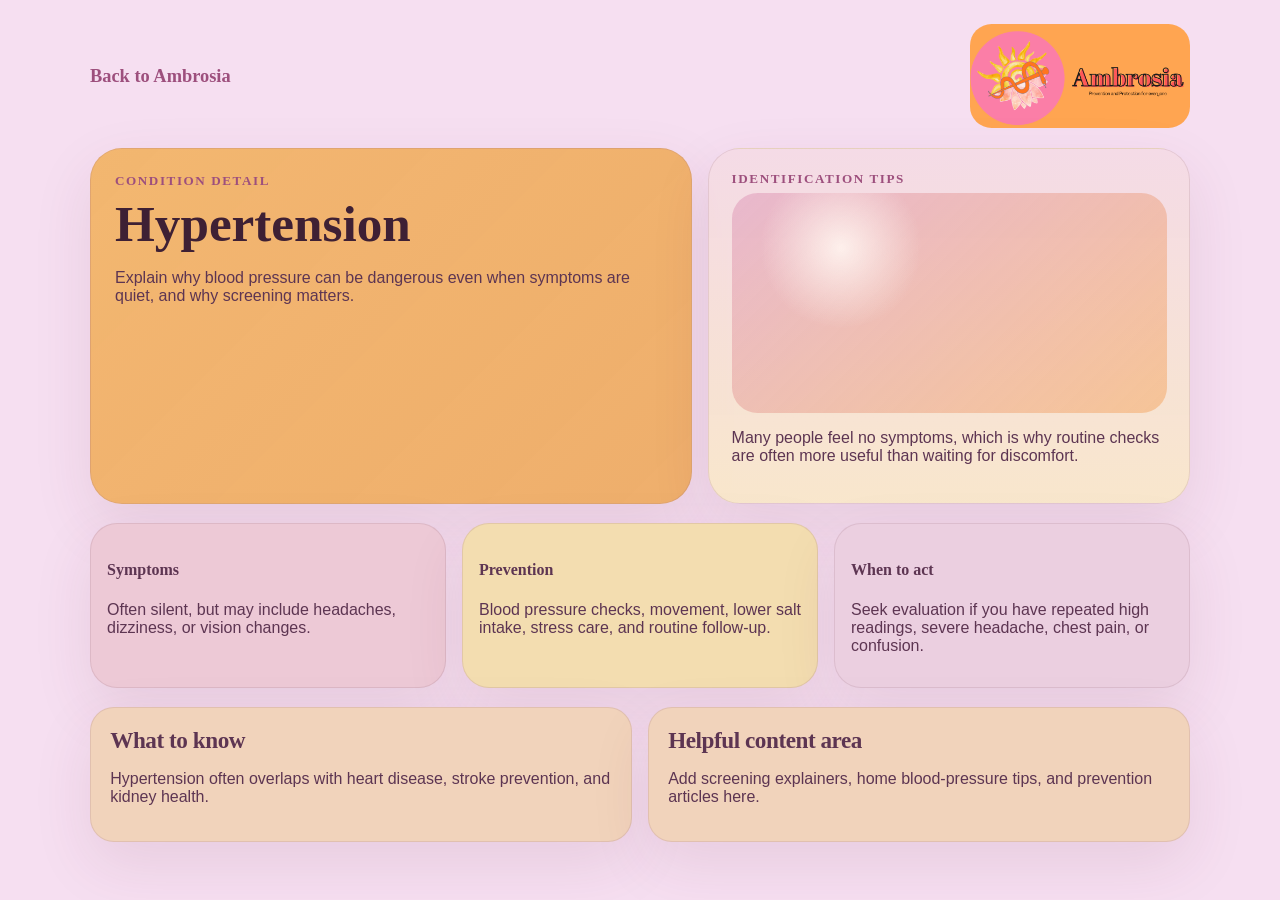
<file: hypertension.html>
<!DOCTYPE html>
<html lang="en">
  <head><meta charset="UTF-8" /><meta name="viewport" content="width=device-width, initial-scale=1.0" /><title>Ambrosia | Hypertension</title><link rel="stylesheet" href="../styles.css" /></head>
  <body><div class="detail-shell"><div class="detail-topbar"><a class="back-link" href="../index.html#conditions">Back to Ambrosia</a><img class="hero-logo" src="../ambrosia-logo.png" alt="Ambrosia logo" /></div><section class="detail-hero"><article class="detail-main"><p class="eyebrow">Condition Detail</p><h1>Hypertension</h1><p>Explain why blood pressure can be dangerous even when symptoms are quiet, and why screening matters.</p></article><aside class="detail-visual"><p class="eyebrow">Identification Tips</p><div class="detail-visual-box"></div><p>Many people feel no symptoms, which is why routine checks are often more useful than waiting for discomfort.</p></aside></section><section class="detail-grid"><article class="detail-card detail-card-coral"><h4>Symptoms</h4><p>Often silent, but may include headaches, dizziness, or vision changes.</p></article><article class="detail-card detail-card-gold"><h4>Prevention</h4><p>Blood pressure checks, movement, lower salt intake, stress care, and routine follow-up.</p></article><article class="detail-card detail-card-berry"><h4>When to act</h4><p>Seek evaluation if you have repeated high readings, severe headache, chest pain, or confusion.</p></article></section><section class="detail-article-grid"><article class="article-card"><h4>What to know</h4><p>Hypertension often overlaps with heart disease, stroke prevention, and kidney health.</p></article><article class="article-card"><h4>Helpful content area</h4><p>Add screening explainers, home blood-pressure tips, and prevention articles here.</p></article></section></div></body>
</html>
</file>
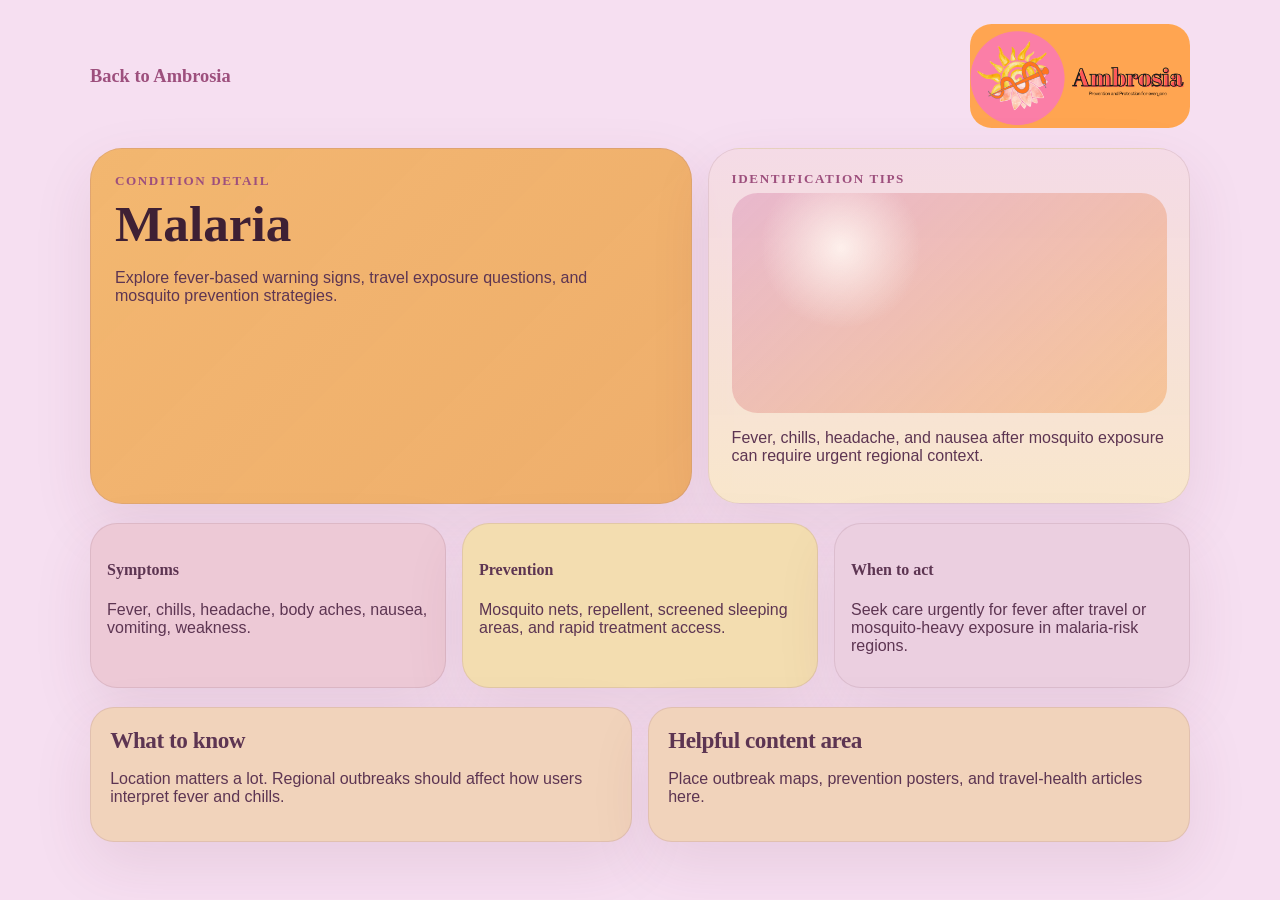
<file: malaria.html>
<!DOCTYPE html>
<html lang="en">
  <head><meta charset="UTF-8" /><meta name="viewport" content="width=device-width, initial-scale=1.0" /><title>Ambrosia | Malaria</title><link rel="stylesheet" href="../styles.css" /></head>
  <body><div class="detail-shell"><div class="detail-topbar"><a class="back-link" href="../index.html#conditions">Back to Ambrosia</a><img class="hero-logo" src="../ambrosia-logo.png" alt="Ambrosia logo" /></div><section class="detail-hero"><article class="detail-main"><p class="eyebrow">Condition Detail</p><h1>Malaria</h1><p>Explore fever-based warning signs, travel exposure questions, and mosquito prevention strategies.</p></article><aside class="detail-visual"><p class="eyebrow">Identification Tips</p><div class="detail-visual-box"></div><p>Fever, chills, headache, and nausea after mosquito exposure can require urgent regional context.</p></aside></section><section class="detail-grid"><article class="detail-card detail-card-coral"><h4>Symptoms</h4><p>Fever, chills, headache, body aches, nausea, vomiting, weakness.</p></article><article class="detail-card detail-card-gold"><h4>Prevention</h4><p>Mosquito nets, repellent, screened sleeping areas, and rapid treatment access.</p></article><article class="detail-card detail-card-berry"><h4>When to act</h4><p>Seek care urgently for fever after travel or mosquito-heavy exposure in malaria-risk regions.</p></article></section><section class="detail-article-grid"><article class="article-card"><h4>What to know</h4><p>Location matters a lot. Regional outbreaks should affect how users interpret fever and chills.</p></article><article class="article-card"><h4>Helpful content area</h4><p>Place outbreak maps, prevention posters, and travel-health articles here.</p></article></section></div></body>
</html>
</file>
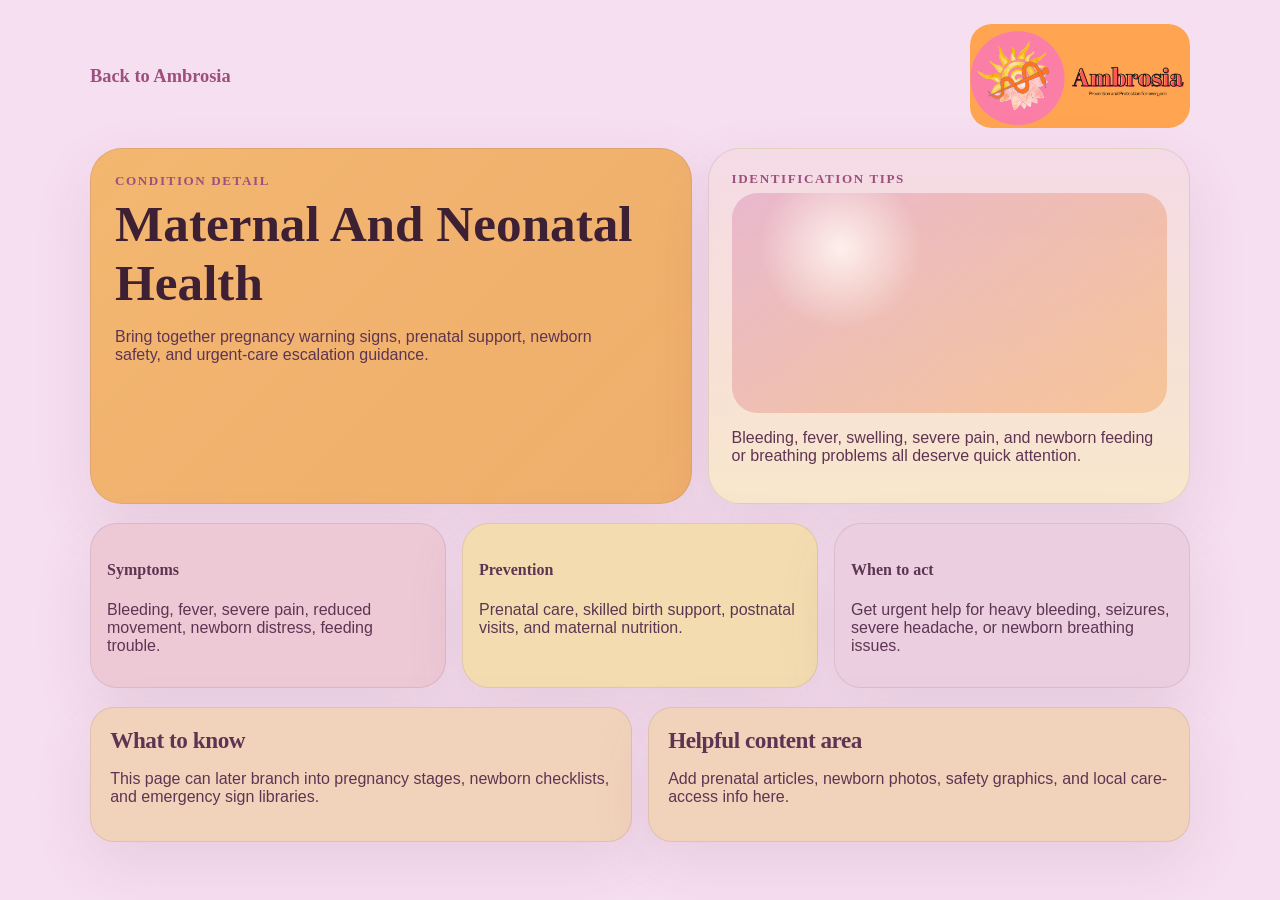
<file: maternal-neonatal-health.html>
<!DOCTYPE html>
<html lang="en">
  <head><meta charset="UTF-8" /><meta name="viewport" content="width=device-width, initial-scale=1.0" /><title>Ambrosia | Maternal And Neonatal Health</title><link rel="stylesheet" href="../styles.css" /></head>
  <body><div class="detail-shell"><div class="detail-topbar"><a class="back-link" href="../index.html#conditions">Back to Ambrosia</a><img class="hero-logo" src="../ambrosia-logo.png" alt="Ambrosia logo" /></div><section class="detail-hero"><article class="detail-main"><p class="eyebrow">Condition Detail</p><h1>Maternal And Neonatal Health</h1><p>Bring together pregnancy warning signs, prenatal support, newborn safety, and urgent-care escalation guidance.</p></article><aside class="detail-visual"><p class="eyebrow">Identification Tips</p><div class="detail-visual-box"></div><p>Bleeding, fever, swelling, severe pain, and newborn feeding or breathing problems all deserve quick attention.</p></aside></section><section class="detail-grid"><article class="detail-card detail-card-coral"><h4>Symptoms</h4><p>Bleeding, fever, severe pain, reduced movement, newborn distress, feeding trouble.</p></article><article class="detail-card detail-card-gold"><h4>Prevention</h4><p>Prenatal care, skilled birth support, postnatal visits, and maternal nutrition.</p></article><article class="detail-card detail-card-berry"><h4>When to act</h4><p>Get urgent help for heavy bleeding, seizures, severe headache, or newborn breathing issues.</p></article></section><section class="detail-article-grid"><article class="article-card"><h4>What to know</h4><p>This page can later branch into pregnancy stages, newborn checklists, and emergency sign libraries.</p></article><article class="article-card"><h4>Helpful content area</h4><p>Add prenatal articles, newborn photos, safety graphics, and local care-access info here.</p></article></section></div></body>
</html>
</file>
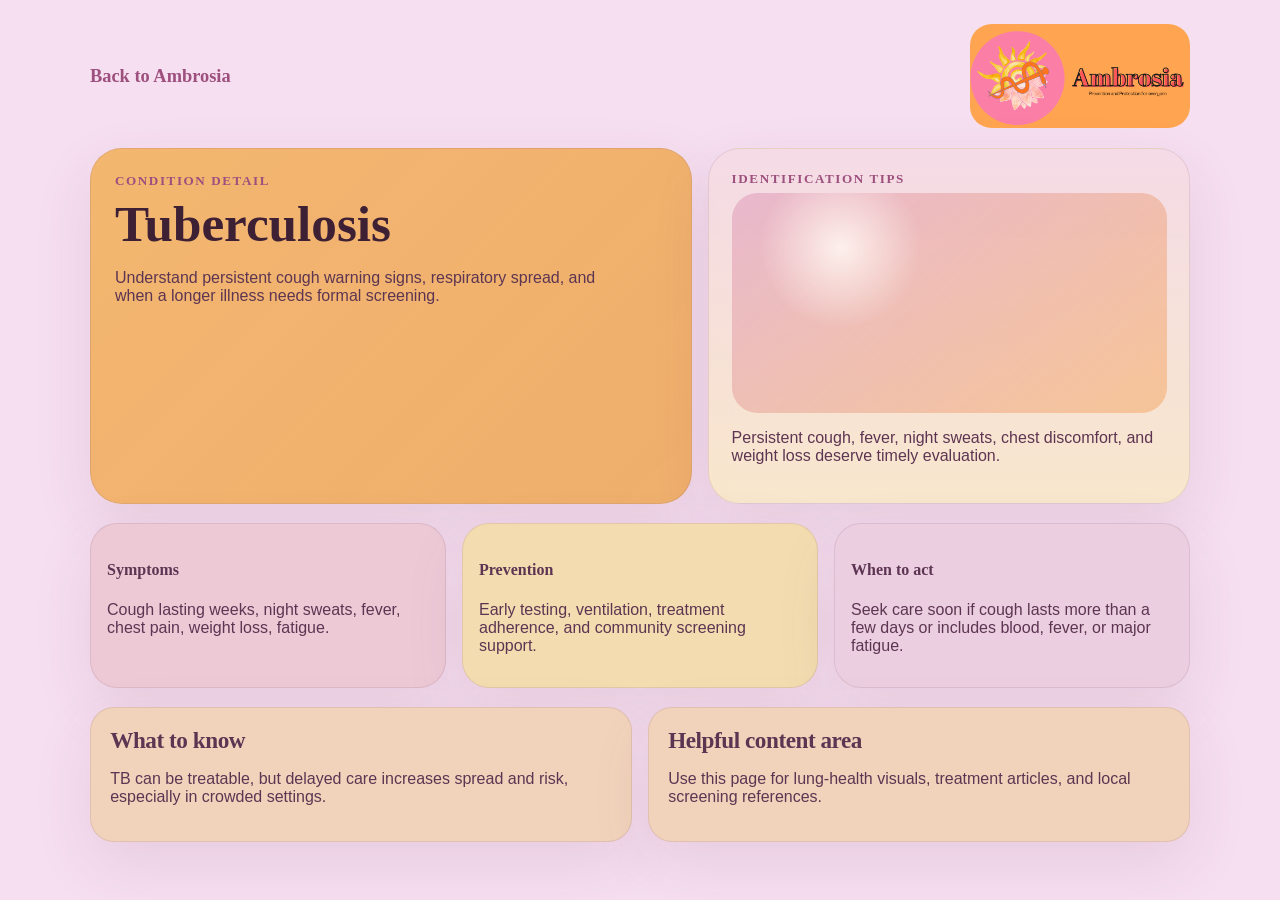
<file: tuberculosis.html>
<!DOCTYPE html>
<html lang="en">
  <head><meta charset="UTF-8" /><meta name="viewport" content="width=device-width, initial-scale=1.0" /><title>Ambrosia | Tuberculosis</title><link rel="stylesheet" href="../styles.css" /></head>
  <body><div class="detail-shell"><div class="detail-topbar"><a class="back-link" href="../index.html#conditions">Back to Ambrosia</a><img class="hero-logo" src="../ambrosia-logo.png" alt="Ambrosia logo" /></div><section class="detail-hero"><article class="detail-main"><p class="eyebrow">Condition Detail</p><h1>Tuberculosis</h1><p>Understand persistent cough warning signs, respiratory spread, and when a longer illness needs formal screening.</p></article><aside class="detail-visual"><p class="eyebrow">Identification Tips</p><div class="detail-visual-box"></div><p>Persistent cough, fever, night sweats, chest discomfort, and weight loss deserve timely evaluation.</p></aside></section><section class="detail-grid"><article class="detail-card detail-card-coral"><h4>Symptoms</h4><p>Cough lasting weeks, night sweats, fever, chest pain, weight loss, fatigue.</p></article><article class="detail-card detail-card-gold"><h4>Prevention</h4><p>Early testing, ventilation, treatment adherence, and community screening support.</p></article><article class="detail-card detail-card-berry"><h4>When to act</h4><p>Seek care soon if cough lasts more than a few days or includes blood, fever, or major fatigue.</p></article></section><section class="detail-article-grid"><article class="article-card"><h4>What to know</h4><p>TB can be treatable, but delayed care increases spread and risk, especially in crowded settings.</p></article><article class="article-card"><h4>Helpful content area</h4><p>Use this page for lung-health visuals, treatment articles, and local screening references.</p></article></section></div></body>
</html>
</file>
<file: styles.css>
:root {
  --bg: #f6dff1;
  --surface: rgba(255, 248, 241, 0.78);
  --surface-strong: #fff7f0;
  --text: #5d3552;
  --muted: #7c6175;
  --line: rgba(150, 104, 120, 0.18);
  --teal: #de5184;
  --teal-deep: #9d4f7d;
  --coral: #f36f63;
  --gold: #ffab2e;
  --sage: #fca46a;
  --peach: #f39e9e;
  --lavender: #a280a8;
  --sky: #cae9ff;
  --main-orange: #f4ad60;
  --main-pink: #e7b4dc;
  --main-gold: #f6ca73;
  --main-coral: #f28d9a;
  --sub-blush: #edc9d6;
  --sub-cream: #f3ddb0;
  --sub-lilac: #ebcfe0;
  --sub-peach: #f4e5df;
  --sub-lavender: #d8cdcf;
  --sub-tan: #f0dbaf;
  --sub-mauve: #b78995;
  --shadow: 0 22px 60px rgba(109, 42, 73, 0.1);
  --space-section-y: 1.45rem;
  --space-section-x: 1.25rem;
  --space-card: 1.05rem;
  --space-gap: 1rem;
}

* {
  box-sizing: border-box;
}

html {
  scroll-behavior: smooth;
}

body {
  margin: 0;
  font-family: "Space Grotesk", sans-serif;
  color: var(--text);
  background: var(--bg);
}

img {
  display: block;
  max-width: 100%;
}

.page-shell {
  width: min(1180px, calc(100% - 2rem));
  margin: 0 auto;
  padding: 0 0.9rem 2.4rem;
  padding-bottom: 3rem;
  position: relative;
  overflow: hidden;
  background: transparent;
  border-radius: 2rem;
}

.hero {
  padding: 0.85rem 0 1.8rem;
}

.page-doodle {
  position: absolute;
  width: 180px;
  height: 220px;
  opacity: 0.22;
  pointer-events: none;
}

.page-doodle::before,
.page-doodle::after {
  content: "";
  position: absolute;
  inset: 0;
  border-radius: 45%;
  border: 4px solid rgba(157, 79, 125, 0.18);
  transform: rotate(12deg);
}

.page-doodle::after {
  inset: 24px;
}

.page-doodle-left {
  left: -80px;
  top: 170px;
}

.page-doodle-right {
  right: -68px;
  top: -12px;
}

.topbar {
  display: flex;
  justify-content: space-between;
  align-items: center;
  gap: 1rem;
  padding: 0.85rem 0 1rem;
}

.brand {
  display: flex;
  align-items: center;
  gap: 0.9rem;
}

.brand-mark {
  width: 3.55rem;
  height: 3.55rem;
  object-fit: cover;
  border-radius: 1.05rem;
  box-shadow: 0 10px 22px rgba(157, 79, 125, 0.16);
  background: rgba(255, 239, 227, 0.72);
}

.brand h1,
.hero h2,
.section-heading h3,
.panel h4,
.category-card h4,
.priority-card h4 {
  margin: 0;
  font-family: "Source Serif 4", serif;
  letter-spacing: -0.02em;
}

.eyebrow {
  margin: 0 0 0.35rem;
  color: var(--teal-deep);
  font-size: 0.82rem;
  font-weight: 700;
  letter-spacing: 0.12em;
  text-transform: uppercase;
}

.nav-links {
  display: flex;
  flex-wrap: wrap;
  gap: 1rem;
}

.nav-links a,
.button,
.button:visited {
  text-decoration: none;
}

.nav-links a {
  color: var(--text);
  font-weight: 500;
}

.hero-grid {
  display: grid;
  grid-template-columns: 1.4fr 0.8fr;
  gap: 1.5rem;
  align-items: start;
}

.hero-copy,
.hero-panel,
.panel,
.category-card,
.priority-card {
  border: 1px solid var(--line);
  background: var(--surface);
  backdrop-filter: blur(10px);
  box-shadow: var(--shadow);
}

.mission,
#explore,
.outbreak-section,
#conditions,
#apply,
.prevention-section {
  padding: var(--space-section-y) var(--space-section-x);
  border-radius: 2.2rem;
  background: transparent;
}

.hero-copy {
  padding: 1.4rem 1.45rem 1.3rem;
  border-radius: 3rem;
  background: linear-gradient(135deg, rgba(244, 173, 96, 0.82), rgba(243, 168, 96, 0.8) 58%, rgba(245, 176, 106, 0.8));
}

.hero-copy h2 {
  max-width: 8ch;
  font-size: clamp(2.05rem, 3.45vw, 3.1rem);
  line-height: 1;
  color: #3e2034;
  text-shadow: 2px 2px 0 rgba(255, 109, 90, 0.45);
}

.hero-text,
.section-heading p,
.panel p,
.category-card p,
.priority-card p,
.footer p,
label,
input,
textarea,
select {
  color: var(--muted);
  line-height: 1.6;
}

.hero-text {
  max-width: 58ch;
  margin: 0.85rem 0 1.1rem;
  font-size: 1rem;
}

.hero-copy-block {
  max-width: 38rem;
}

.hero-top-links {
  display: flex;
  flex-wrap: wrap;
  gap: 0.75rem;
  margin-bottom: 0.8rem;
}

.quick-link {
  display: inline-flex;
  align-items: center;
  justify-content: center;
  min-height: 2.7rem;
  padding: 0.7rem 1.05rem;
  border-radius: 999px;
  border: 2px solid rgba(77, 40, 64, 0.14);
  font-size: 0.9rem;
  font-weight: 700;
  letter-spacing: 0.08em;
  text-decoration: none;
}

.quick-link-explore {
  background: rgb(255, 176, 210);
  color: #7d2554;
}

.quick-link-apply {
  background: rgba(186, 111, 224, 0.9);
  color: #fff7ff;
}

.hero-tagline {
  margin: 0.15rem 0 0.55rem;
  font-size: 0.92rem;
  font-weight: 600;
  color: #6b2a4e;
}

.hero-actions {
  display: flex;
  flex-wrap: wrap;
  gap: 0.8rem;
  margin: 0.8rem 0 0.7rem;
}

.button {
  display: inline-flex;
  align-items: center;
  justify-content: center;
  min-height: 3rem;
  padding: 0.85rem 1.2rem;
  border-radius: 999px;
  border: 1px solid transparent;
  font-weight: 700;
  transition: transform 180ms ease, box-shadow 180ms ease, background 180ms ease;
}

.button:hover,
.button:focus-visible {
  transform: translateY(-1px);
}

.button-primary {
  background: linear-gradient(135deg, #d66197, var(--teal-deep));
  color: #f6fff8;
}

.button-secondary {
  border-color: var(--line);
  color: var(--text);
  background: rgba(255, 245, 238, 0.72);
}

.inline-link {
  color: var(--teal-deep);
  font-weight: 700;
  text-decoration: none;
}

.wide {
  width: 100%;
}

.disclaimer {
  margin: 0;
  color: var(--teal-deep);
  font-size: 0.82rem;
  max-width: 52ch;
}

.hero-panel {
  display: grid;
  gap: 0.85rem;
  padding: 0;
  border-radius: 2rem;
  background: transparent;
  border: 0;
  box-shadow: none;
  backdrop-filter: none;
}

.stat-card {
  padding: 1rem 1.1rem;
  border-radius: 1.4rem;
  background: rgba(255, 243, 237, 0.86);
}

.stat-card-gold {
  background: #f8c66c;
}

.stat-card-berry {
  background: #f28d9a;
  color: #fff7ff;
}

.stat-card-berry .stat-label,
.stat-card-berry .stat-value {
  color: #fff7ff;
}

.stat-label {
  margin: 0 0 0.35rem;
  color: var(--muted);
  font-size: 0.9rem;
}

.stat-value {
  margin: 0;
  font-size: 1.35rem;
  font-weight: 700;
}

.scene-card {
  display: none;
}

.guide-card {
  padding: 0.9rem;
  border-radius: 1.8rem;
  background: var(--sub-peach);
  border: 1px solid var(--line);
  box-shadow: var(--shadow);
}

.guide-eyebrow {
  margin: 0 0 0.8rem;
  color: var(--teal-deep);
  font-size: 0.8rem;
  font-weight: 700;
  letter-spacing: 0.14em;
  text-transform: uppercase;
}

.guide-steps {
  display: grid;
  gap: 0.7rem;
}

.guide-step {
  display: grid;
  grid-template-columns: 2.2rem 1fr;
  gap: 0.75rem;
  align-items: start;
  padding: 0.85rem;
  border-radius: 1.2rem;
}

.guide-step span {
  width: 2.2rem;
  height: 2.2rem;
  display: grid;
  place-items: center;
  border-radius: 999px;
  font-weight: 700;
  background: rgba(255, 249, 246, 0.8);
  color: var(--text);
}

.guide-step strong {
  display: block;
  margin-bottom: 0.15rem;
  font-family: "Source Serif 4", serif;
  font-size: 1rem;
}

.guide-step p {
  margin: 0;
  font-size: 0.92rem;
  line-height: 1.45;
}

.guide-step-coral {
  background: var(--sub-blush);
}

.guide-step-gold {
  background: var(--sub-cream);
}

.guide-step-berry {
  background: var(--sub-lilac);
}

.section {
  padding: 1.05rem 0;
}

.pathway-section {
  padding: calc(var(--space-section-y) + 0.15rem) calc(var(--space-section-x) + 0.1rem);
  border-radius: 2.2rem;
  background: transparent;
}

.section-heading {
  margin-bottom: 1rem;
}

.section-heading h3 {
  font-size: clamp(1.8rem, 3vw, 2.8rem);
  margin-bottom: 0.7rem;
}

.mission-grid,
.explore-categories,
.apply-grid,
.pathway-grid,
.priority-grid,
.prevention-grid {
  display: grid;
  gap: var(--space-gap);
}

.mission-grid,
.prevention-grid {
  grid-template-columns: repeat(2, minmax(0, 1fr));
}

.explore-categories,
.priority-grid {
  grid-template-columns: repeat(3, minmax(0, 1fr));
}

.pathway-grid {
  grid-template-columns: repeat(2, minmax(0, 1fr));
}

.explore-categories {
  grid-template-columns: repeat(4, minmax(0, 1fr));
}

.apply-grid {
  grid-template-columns: 1.05fr 0.95fr;
}

.panel,
.category-card,
.priority-card {
  padding: var(--space-card);
  border-radius: 1.8rem;
}

.category-card ul,
.clean-list,
.result-block ul {
  padding-left: 1.1rem;
  margin: 0.9rem 0 0;
}

.accent-coral {
  border-top: 6px solid var(--coral);
}

.accent-gold {
  border-top: 6px solid var(--gold);
}

.accent-sage {
  border-top: 6px solid var(--sage);
}

.accent-apricot {
  border-top: 6px solid #f4a261;
}

.accent-rose {
  border-top: 6px solid #d85a85;
}

.split {
  display: flex;
  justify-content: space-between;
  gap: 1rem;
  align-items: end;
}

.search-box {
  min-width: min(100%, 24rem);
  display: grid;
  gap: 0.35rem;
  font-weight: 700;
}

.search-feature {
  padding: 1.25rem;
  border-radius: 2rem;
  background: transparent;
}

.location-panel {
  display: grid;
  grid-template-columns: 1.1fr 0.9fr;
  gap: 1rem;
  margin-bottom: 0.95rem;
  padding: 1rem 1.05rem;
  background: var(--sub-blush);
}

.apply-location-panel {
  margin-bottom: 1rem;
  background: var(--sub-cream);
}

.location-panel-copy h4 {
  margin-bottom: 0.35rem;
}

.location-panel-copy p:last-child {
  margin-bottom: 0;
}

.location-search {
  align-self: center;
}

.location-results {
  display: grid;
  gap: 0.85rem;
  margin-bottom: 0.95rem;
}

.location-result-card {
  padding: 1rem 1.05rem;
  border-radius: 1.3rem;
  border: 1px solid var(--line);
  background: var(--sub-lilac);
  box-shadow: var(--shadow);
}

.location-result-card h4 {
  margin: 0 0 0.35rem;
  font-family: "Source Serif 4", serif;
  font-size: 1.2rem;
}

.location-summary p:last-child,
.location-summary ul {
  margin-bottom: 0;
}

.location-summary .clean-list {
  margin-top: 0.65rem;
}

.location-link-list {
  display: flex;
  flex-wrap: wrap;
  gap: 0.65rem;
  margin-top: 0.85rem;
}

.location-link-pill {
  display: inline-flex;
  align-items: center;
  justify-content: center;
  min-height: 2.4rem;
  padding: 0.65rem 0.95rem;
  border-radius: 999px;
  background: rgba(255, 245, 238, 0.82);
  border: 1px solid rgba(157, 79, 125, 0.18);
  color: var(--teal-deep);
  font-weight: 700;
  text-decoration: none;
}

.outbreak-grid {
  display: grid;
  grid-template-columns: repeat(3, minmax(0, 1fr));
  gap: var(--space-gap);
}

.news-summary-card {
  margin-bottom: 0.95rem;
  background: rgb(249, 187, 154);
}

.outbreak-card {
  min-height: 100%;
}

.outbreak-card-coral {
  background: var(--peach);
}

.outbreak-card-gold {
  background: var(--sub-cream);
}

.outbreak-card-berry {
  background: rgba(218, 185, 247, 0.843);
}

.search-box input,
textarea,
select {
  width: 100%;
  padding: 0.95rem 1rem;
  border: 2px solid rgba(77, 40, 64, 0.35);
  border-radius: 999px;
  background: rgba(255, 238, 227, 0.88);
  font: inherit;
}

textarea,
select {
  border-radius: 1rem;
}

.condition-grid {
  display: grid;
  grid-template-columns: repeat(3, minmax(0, 1fr));
  gap: var(--space-gap);
}

.condition-card {
  padding: 0.9rem;
  border-radius: 1.4rem;
  background: var(--sub-blush);
  border: 1px solid var(--line);
}

.condition-card p {
  margin: 0.25rem 0 0;
}

.condition-link,
.priority-link {
  color: inherit;
  text-decoration: none;
}

.condition-link:hover,
.priority-link:hover {
  transform: translateY(-2px);
}

.condition-card h4 {
  margin: 0 0 0.55rem;
}

.condition-cta {
  margin: 0.8rem 0 0;
  color: var(--teal-deep);
  font-weight: 700;
}

.condition-meta {
  color: var(--teal-deep);
  font-size: 0.9rem;
  font-weight: 700;
}

.form-panel {
  display: grid;
  gap: 1rem;
}

.pathway-card {
  display: grid;
  gap: 0.9rem;
  align-content: start;
  background: #edc4d9;
}

.pathway-card:last-child {
  background: #ddd0f0;
}

.pathway-card .button {
  width: 100%;
}

.pathway-tag {
  margin: 0;
  color: var(--teal-deep);
  font-size: 0.85rem;
  font-weight: 700;
  text-transform: uppercase;
  letter-spacing: 0.12em;
}

.form-row {
  display: grid;
  grid-template-columns: repeat(2, minmax(0, 1fr));
  gap: 0.95rem;
}

.form-row-three {
  grid-template-columns: repeat(3, minmax(0, 1fr));
}

.form-panel label {
  display: grid;
  gap: 0.45rem;
  font-weight: 700;
}

.upload-box {
  padding: 0.95rem;
  border: 1px dashed rgba(195, 73, 141, 0.45);
  border-radius: 1rem;
  background: #efccda;
}

.upload-box input {
  padding: 0;
  border: 0;
  background: transparent;
}

.photo-preview {
  overflow: hidden;
  border-radius: 1rem;
  border: 1px solid var(--line);
}

.photo-preview img {
  width: 100%;
  max-height: 240px;
  object-fit: cover;
}

.results-panel {
  min-height: 100%;
}

.emergency-note {
  margin-bottom: 1rem;
  padding: 0.95rem 1.05rem;
  border-radius: 1rem;
  border: 1px solid rgba(245, 122, 92, 0.3);
  background: rgba(249, 218, 204, 0.88);
  color: #8a3a2b;
}

.placeholder {
  padding: 1rem;
  border-radius: 1rem;
  background: #e4d3f0;
}

.urgency-banner {
  margin-bottom: 1rem;
  padding: 0.95rem 1rem;
  border-radius: 1rem;
  font-weight: 700;
}

.urgency-emergency {
  background: rgba(245, 122, 92, 0.2);
  color: #8e3a26;
}

.urgency-soon {
  background: rgba(239, 195, 79, 0.24);
  color: #815d09;
}

.urgency-self {
  background: rgba(195, 73, 141, 0.14);
  color: #7a2855;
}

.result-block + .result-block {
  margin-top: 1rem;
}

.priority-card {
  background: rgb(255, 183, 212);
  min-height: 8.75rem;
}

.priority-link {
  display: block;
}

.priority-link:nth-child(2n) {
  background: rgb(254, 197, 158);
}

.priority-link:nth-child(3n) {
  background: rgb(255, 244, 183);
}

.detail-shell {
  width: min(1100px, calc(100% - 2rem));
  margin: 0 auto;
  padding: 1.5rem 0 3rem;
}

.detail-topbar {
  display: flex;
  justify-content: space-between;
  align-items: center;
  gap: 1rem;
  margin-bottom: 1.2rem;
}

.detail-topbar .hero-logo {
  width: min(100%, 220px);
  border-radius: 1.35rem;
  background: rgba(255, 239, 227, 0.72);
}

.back-link {
  color: var(--teal-deep);
  text-decoration: none;
  font-weight: 700;
  font-family: "Source Serif 4", serif;
  font-size: 1.15rem;
}

.detail-hero {
  display: grid;
  grid-template-columns: 1fr 0.8fr;
  gap: 1rem;
  margin-bottom: 1.2rem;
}

.detail-main {
  padding: 1.5rem;
  border-radius: 2rem;
  background: linear-gradient(135deg, rgba(242, 180, 104, 0.95), rgba(237, 170, 97, 0.92));
  border: 1px solid var(--line);
  box-shadow: var(--shadow);
}

.detail-main h1 {
  margin: 0.2rem 0 0.5rem;
  font-family: "Source Serif 4", serif;
  font-size: clamp(2.3rem, 4vw, 4rem);
  color: #3e2034;
}

.detail-main p {
  max-width: 58ch;
}

.detail-shell h4,
.detail-shell .condition-meta,
.detail-shell .eyebrow {
  font-family: "Source Serif 4", serif;
}

.detail-visual {
  min-height: 100%;
  padding: 1.4rem;
  border-radius: 2rem;
  border: 1px solid var(--line);
  box-shadow: var(--shadow);
  background: linear-gradient(180deg, rgba(244, 218, 229, 0.95), rgba(248, 231, 201, 0.94));
}

.detail-visual-box {
  min-height: 220px;
  border-radius: 1.6rem;
  background:
    radial-gradient(circle at 25% 25%, rgba(255, 245, 240, 0.9), transparent 22%),
    linear-gradient(135deg, rgba(211, 117, 166, 0.35), rgba(245, 165, 93, 0.5));
}

.detail-grid {
  display: grid;
  grid-template-columns: repeat(3, minmax(0, 1fr));
  gap: var(--space-gap);
  margin-bottom: 1.2rem;
}

.detail-card {
  padding: 1rem;
  border-radius: 1.7rem;
  border: 1px solid var(--line);
  box-shadow: var(--shadow);
}

.detail-card-coral {
  background: var(--sub-blush);
}

.detail-card-gold {
  background: var(--sub-cream);
}

.detail-card-berry {
  background: var(--sub-lilac);
}

.detail-article-grid {
  display: grid;
  grid-template-columns: repeat(2, minmax(0, 1fr));
  gap: 1rem;
}

.article-card {
  padding: 1.2rem;
  border-radius: 1.5rem;
  border: 1px solid var(--line);
  background: #f1d3bb;
  box-shadow: var(--shadow);
}

.article-card h4 {
  margin: 0 0 0.35rem;
  font-size: 1.45rem;
  letter-spacing: -0.02em;
}

.footer {
  padding: 2rem 0 1rem;
  text-align: center;
}

@media (max-width: 960px) {
  .hero-grid,
  .apply-grid,
  .explore-categories,
  .outbreak-grid,
  .priority-grid,
  .condition-grid,
  .mission-grid,
  .prevention-grid {
    grid-template-columns: 1fr;
  }

  .location-panel,
  .detail-hero,
  .detail-grid,
  .detail-article-grid {
    grid-template-columns: 1fr;
  }

  .split,
  .topbar {
    flex-direction: column;
    align-items: flex-start;
  }

  .hero-copy {
    padding: 1.2rem;
  }

  .mission,
  #explore,
  .outbreak-section,
  #conditions,
  #apply,
  .prevention-section,
  .pathway-section,
  .search-feature {
    padding: 1.15rem 1rem;
  }

  .hero-logo {
    max-width: 380px;
  }

  .hero-logo-wrap {
    width: 100%;
    justify-content: flex-start;
  }
}

@media (max-width: 640px) {
  .page-shell {
    width: min(100% - 1rem, 1180px);
    padding: 0 0.65rem 1.7rem;
  }

  .hero-copy,
  .hero-panel,
  .panel,
  .category-card,
  .priority-card {
    border-radius: 1.35rem;
  }

  .hero-copy {
    padding: 1.05rem;
  }

  .mission,
  #explore,
  .outbreak-section,
  #conditions,
  #apply,
  .prevention-section,
  .pathway-section,
  .search-feature {
    padding: 1rem 0.85rem;
  }

  .hero-copy h2 {
    max-width: none;
    font-size: clamp(2.4rem, 10vw, 3.5rem);
  }

  .hero-logo {
    max-width: 100%;
  }

  .form-row {
    grid-template-columns: 1fr;
  }

  .form-row-three {
    grid-template-columns: 1fr;
  }
}
</file>
